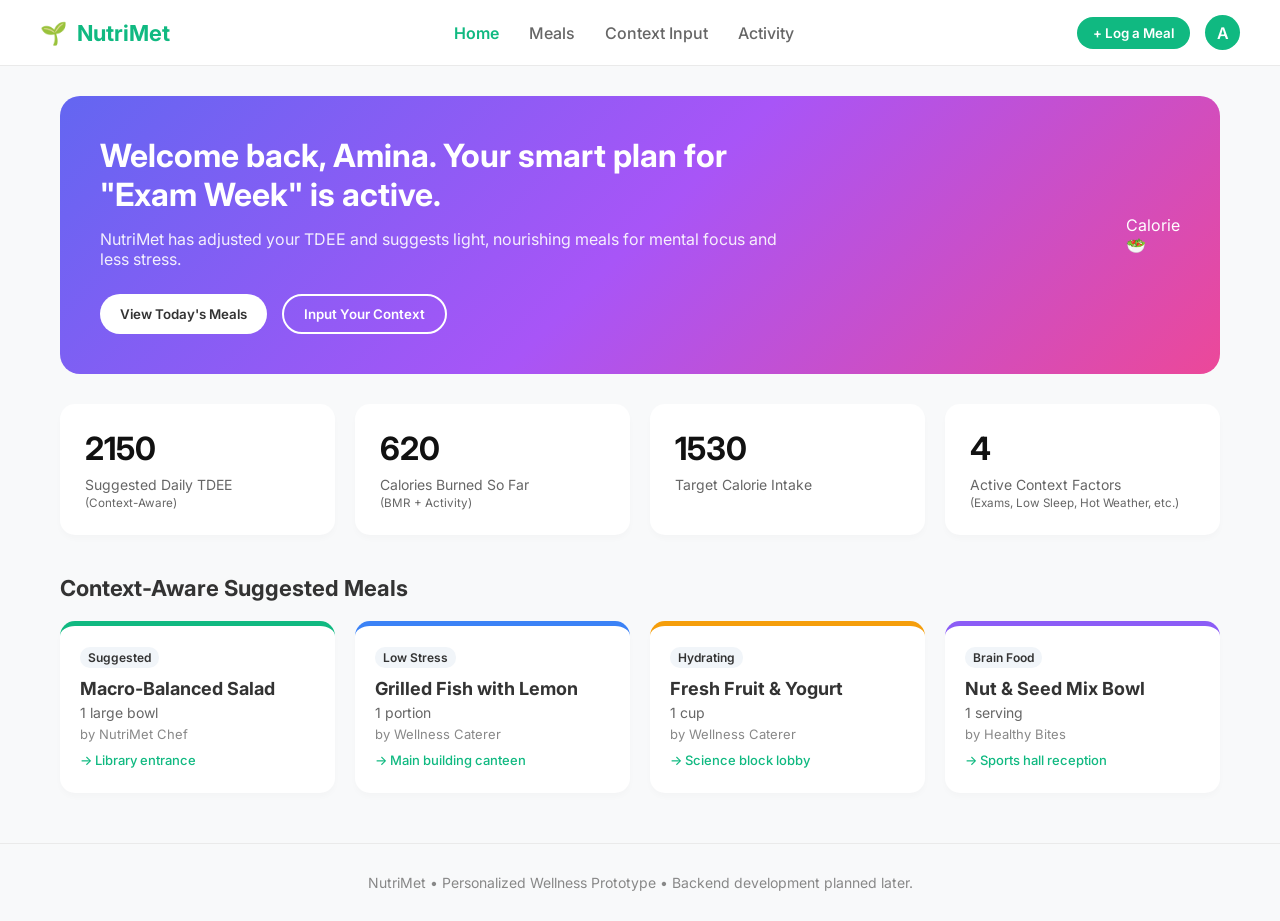
<file: Prototype/index.html>
<!DOCTYPE html>
<html lang="en">
<head>
    <meta charset="UTF-8">
    <meta name="viewport" content="width=device-width, initial-scale=1.0">
    <title>NutriMet - Context-Aware Daily Calorie & Energy Expenditure Estimator</title>
    <link href="https://fonts.googleapis.com/css2?family=Inter:wght@400;500;600;700&display=swap" rel="stylesheet">
    <link rel="stylesheet" href="styles.css">
</head>
<body>
    <!-- Top Navigation Bar -->
    <header class="navbar">
        <div class="nav-brand">
            <span class="logo-icon">🌱</span>
            <span class="logo-text">NutriMet</span>
        </div>
        <nav class="nav-links">
            <a href="index.html" class="active">Home</a>
            <a href="meals.html">Meals</a>
            <a href="context.html">Context Input</a>
            <a href="activity.html">Activity</a>
        </nav>
        <div class="nav-actions">
            <button class="btn-primary">+ Log a Meal</button>
            <div class="user-avatar">A</div>
        </div>
    </header>

    <!-- Main Container -->
    <main class="container">
        <!-- Hero Banner -->
        <section class="hero-banner">
            <div class="hero-content">
                <h1>Welcome back, Amina. Your smart plan for "Exam Week" is active.</h1>
                <p>NutriMet has adjusted your TDEE and suggests light, nourishing meals for mental focus and less stress.</p>
                <div class="hero-buttons">
                    <button class="btn-light">View Today's Meals</button>
                    <button class="btn-outline">Input Your Context</button>
                </div>
            </div>
            <div class="hero-graphic">
                <div class="calorie-ring-card">
                    <span class="ring-title">Calorie</span>
                    <div class="mock-ring">🥗</div>
                </div>
            </div>
        </section>

        <!-- Metric Cards -->
        <section class="metrics-grid">
            <div class="metric-card">
                <h3>2150</h3>
                <p>Suggested Daily TDEE <br><small>(Context-Aware)</small></p>
            </div>
            <div class="metric-card">
                <h3>620</h3>
                <p>Calories Burned So Far <br><small>(BMR + Activity)</small></p>
            </div>
            <div class="metric-card">
                <h3>1530</h3>
                <p>Target Calorie Intake</p>
            </div>
            <div class="metric-card">
                <h3>4</h3>
                <p>Active Context Factors <br><small>(Exams, Low Sleep, Hot Weather, etc.)</small></p>
            </div>
        </section>

        <!-- Suggested Meals Section -->
        <section class="section-block">
            <h2>Context-Aware Suggested Meals</h2>
            <div class="meals-grid">
                <div class="meal-card green">
                    <span class="badge">Suggested</span>
                    <h4>Macro-Balanced Salad</h4>
                    <p>1 large bowl</p>
                    <p class="meta">by NutriMet Chef</p>
                    <p class="location">→ Library entrance</p>
                </div>
                <div class="meal-card blue">
                    <span class="badge">Low Stress</span>
                    <h4>Grilled Fish with Lemon</h4>
                    <p>1 portion</p>
                    <p class="meta">by Wellness Caterer</p>
                    <p class="location">→ Main building canteen</p>
                </div>
                <div class="meal-card yellow">
                    <span class="badge">Hydrating</span>
                    <h4>Fresh Fruit & Yogurt</h4>
                    <p>1 cup</p>
                    <p class="meta">by Wellness Caterer</p>
                    <p class="location">→ Science block lobby</p>
                </div>
                <div class="meal-card purple">
                    <span class="badge">Brain Food</span>
                    <h4>Nut & Seed Mix Bowl</h4>
                    <p>1 serving</p>
                    <p class="meta">by Healthy Bites</p>
                    <p class="location">→ Sports hall reception</p>
                </div>
            </div>
        </section>
    </main>

    <!-- Footer Note -->
    <footer class="footer">
        <p>NutriMet • Personalized Wellness Prototype • Backend development planned later.</p>
    </footer>

    <script src="script.js"></script>
</body>
</html>
</file>
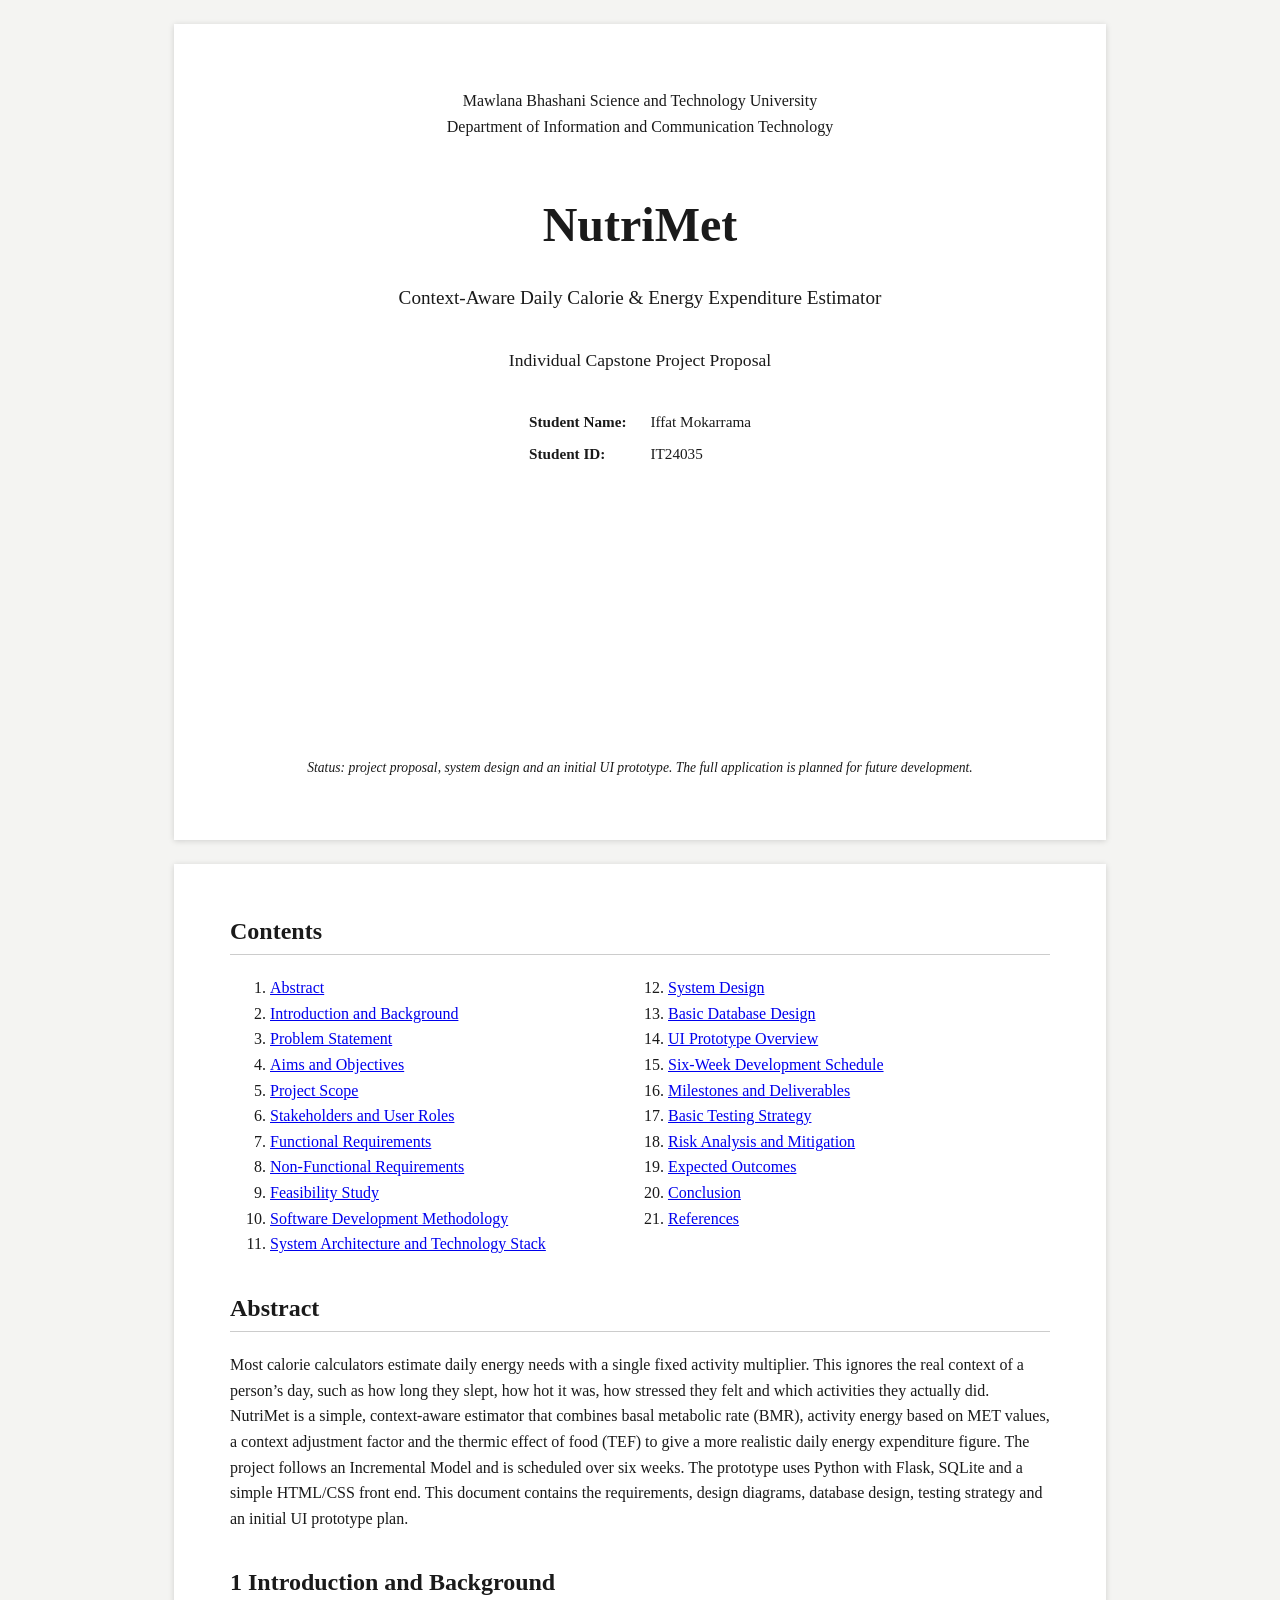
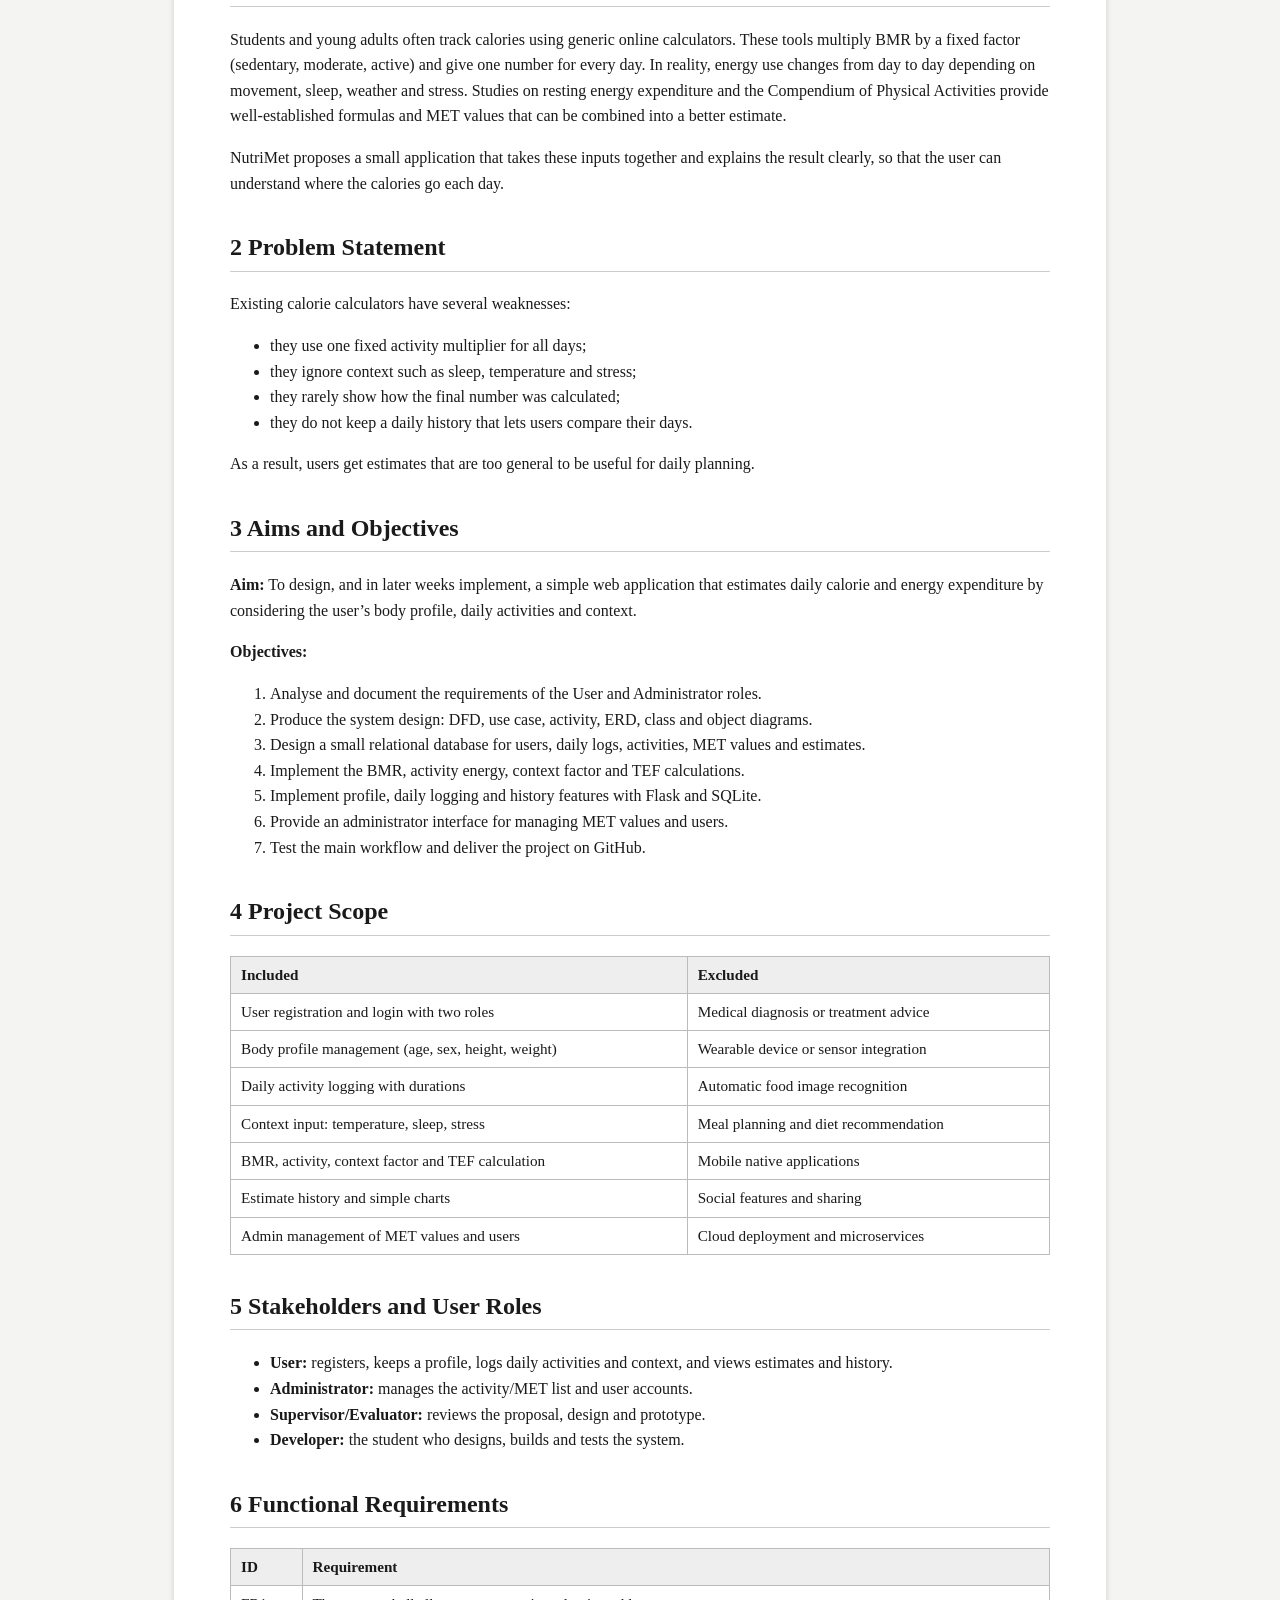
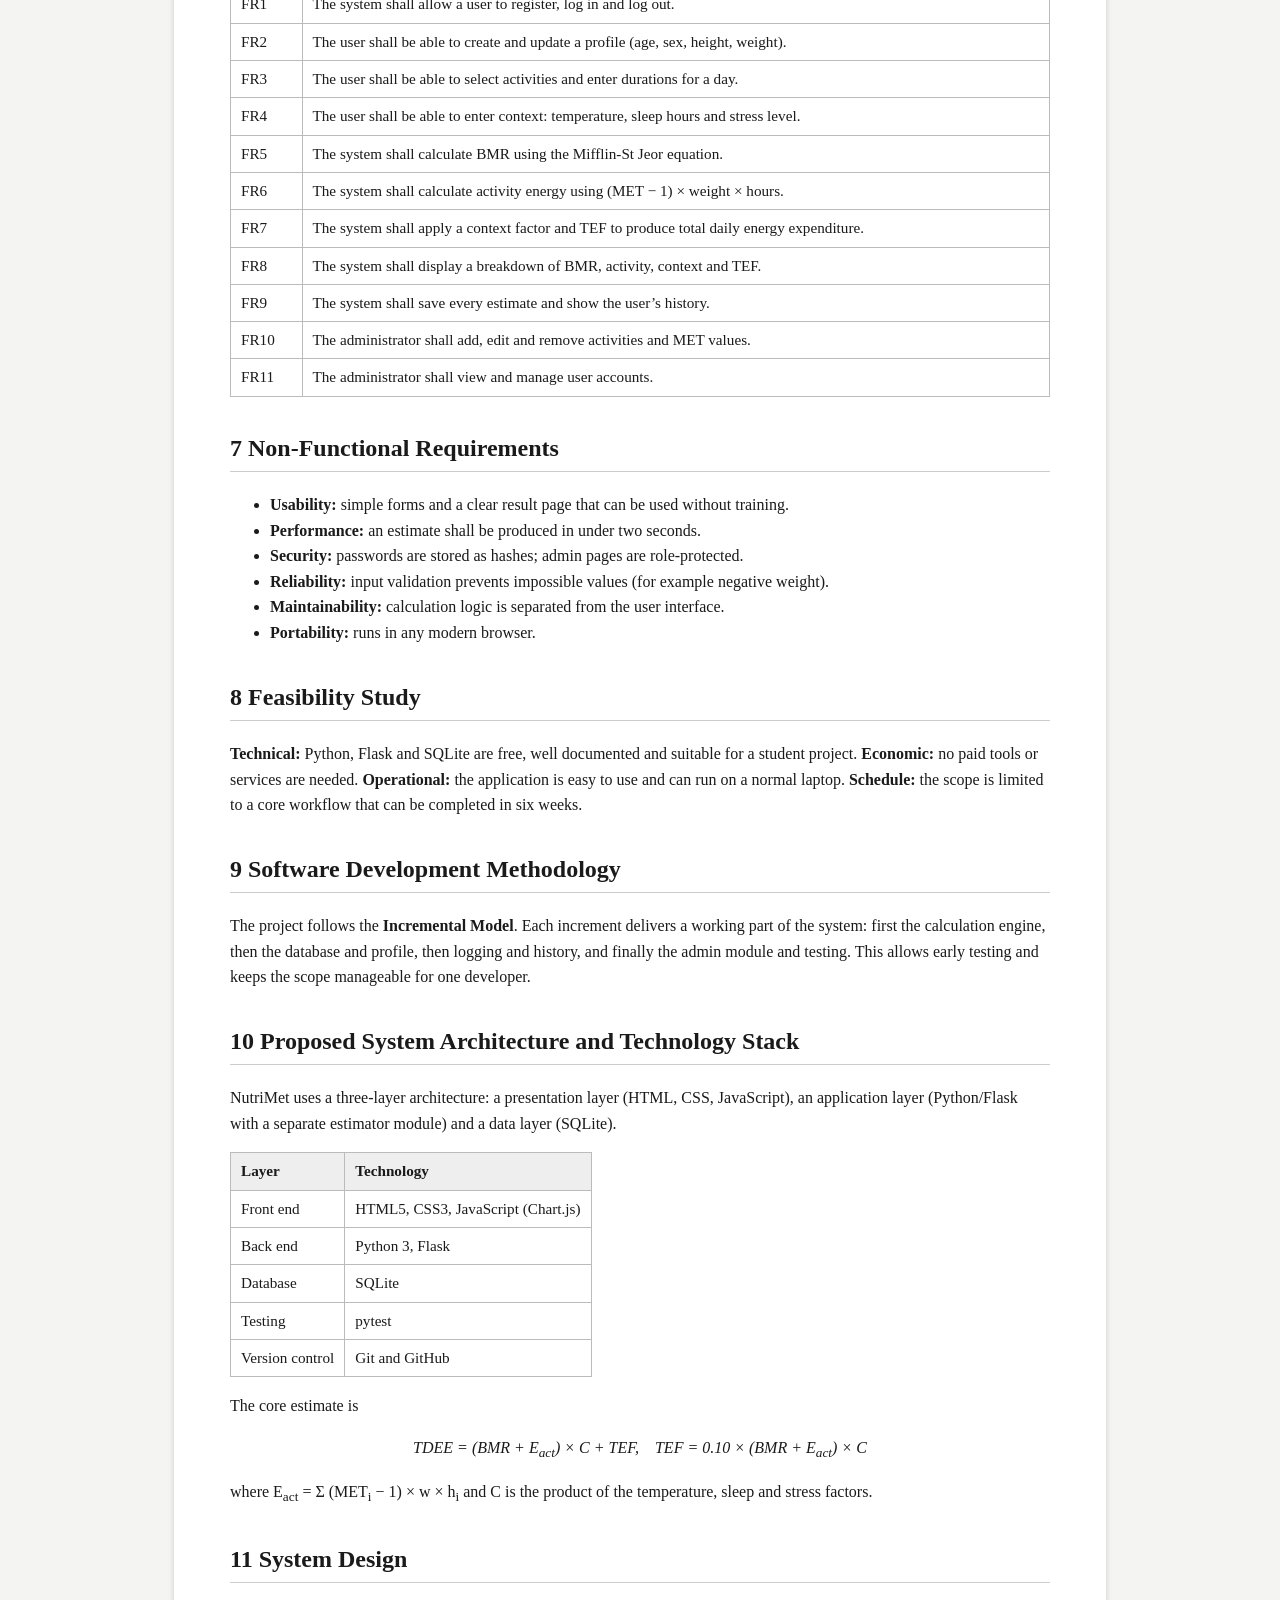
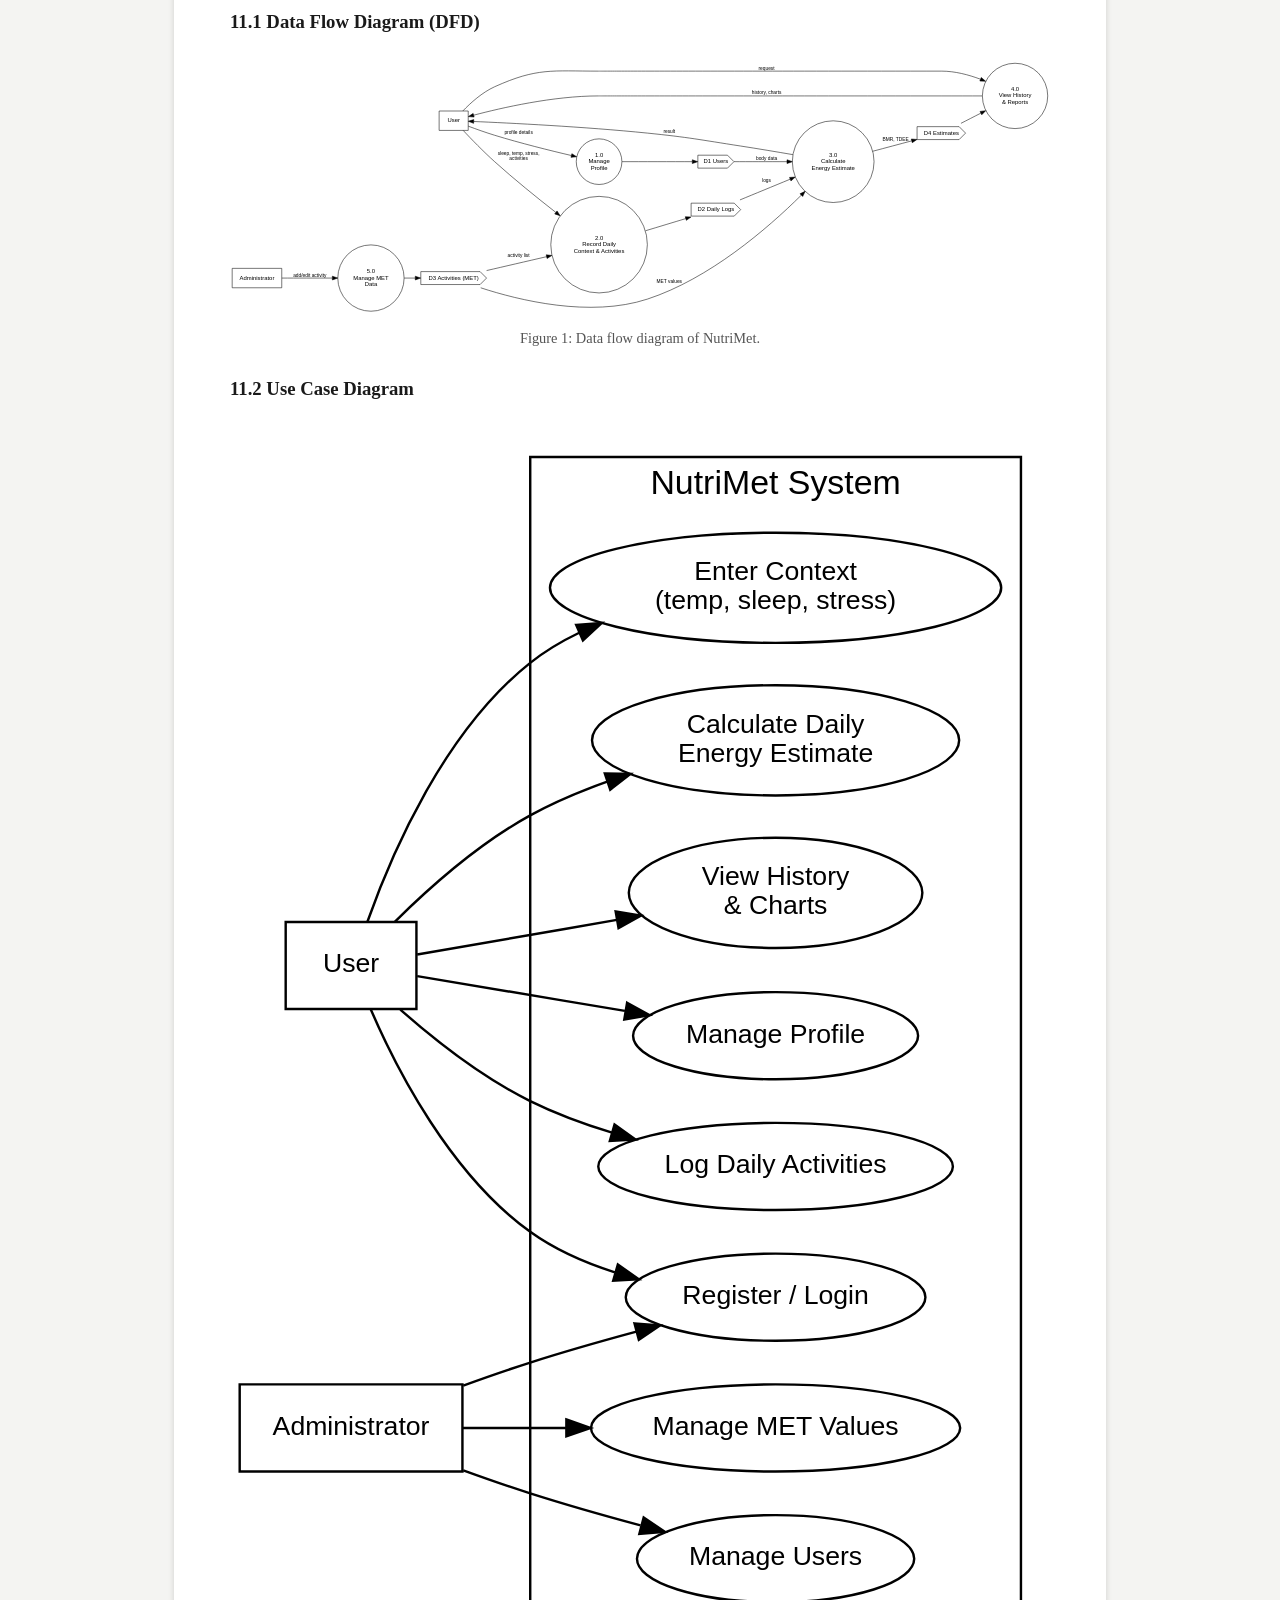
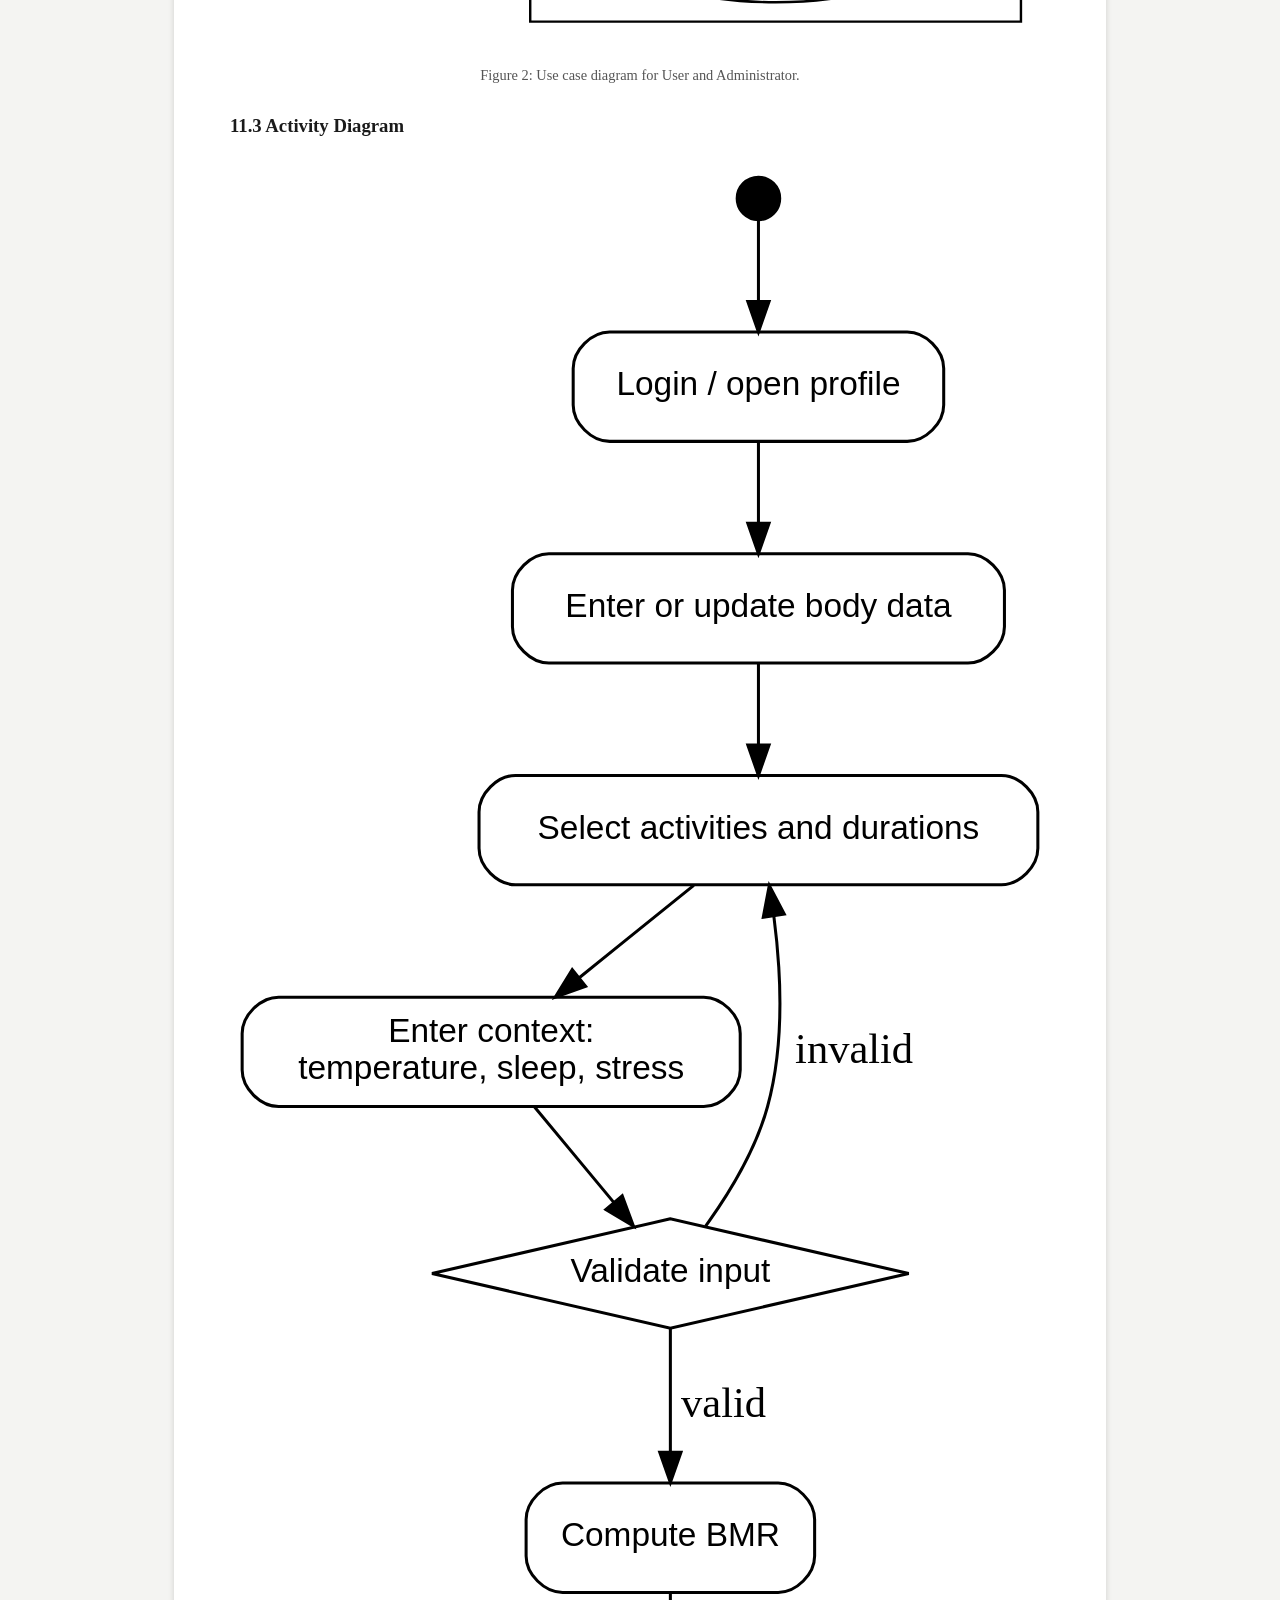
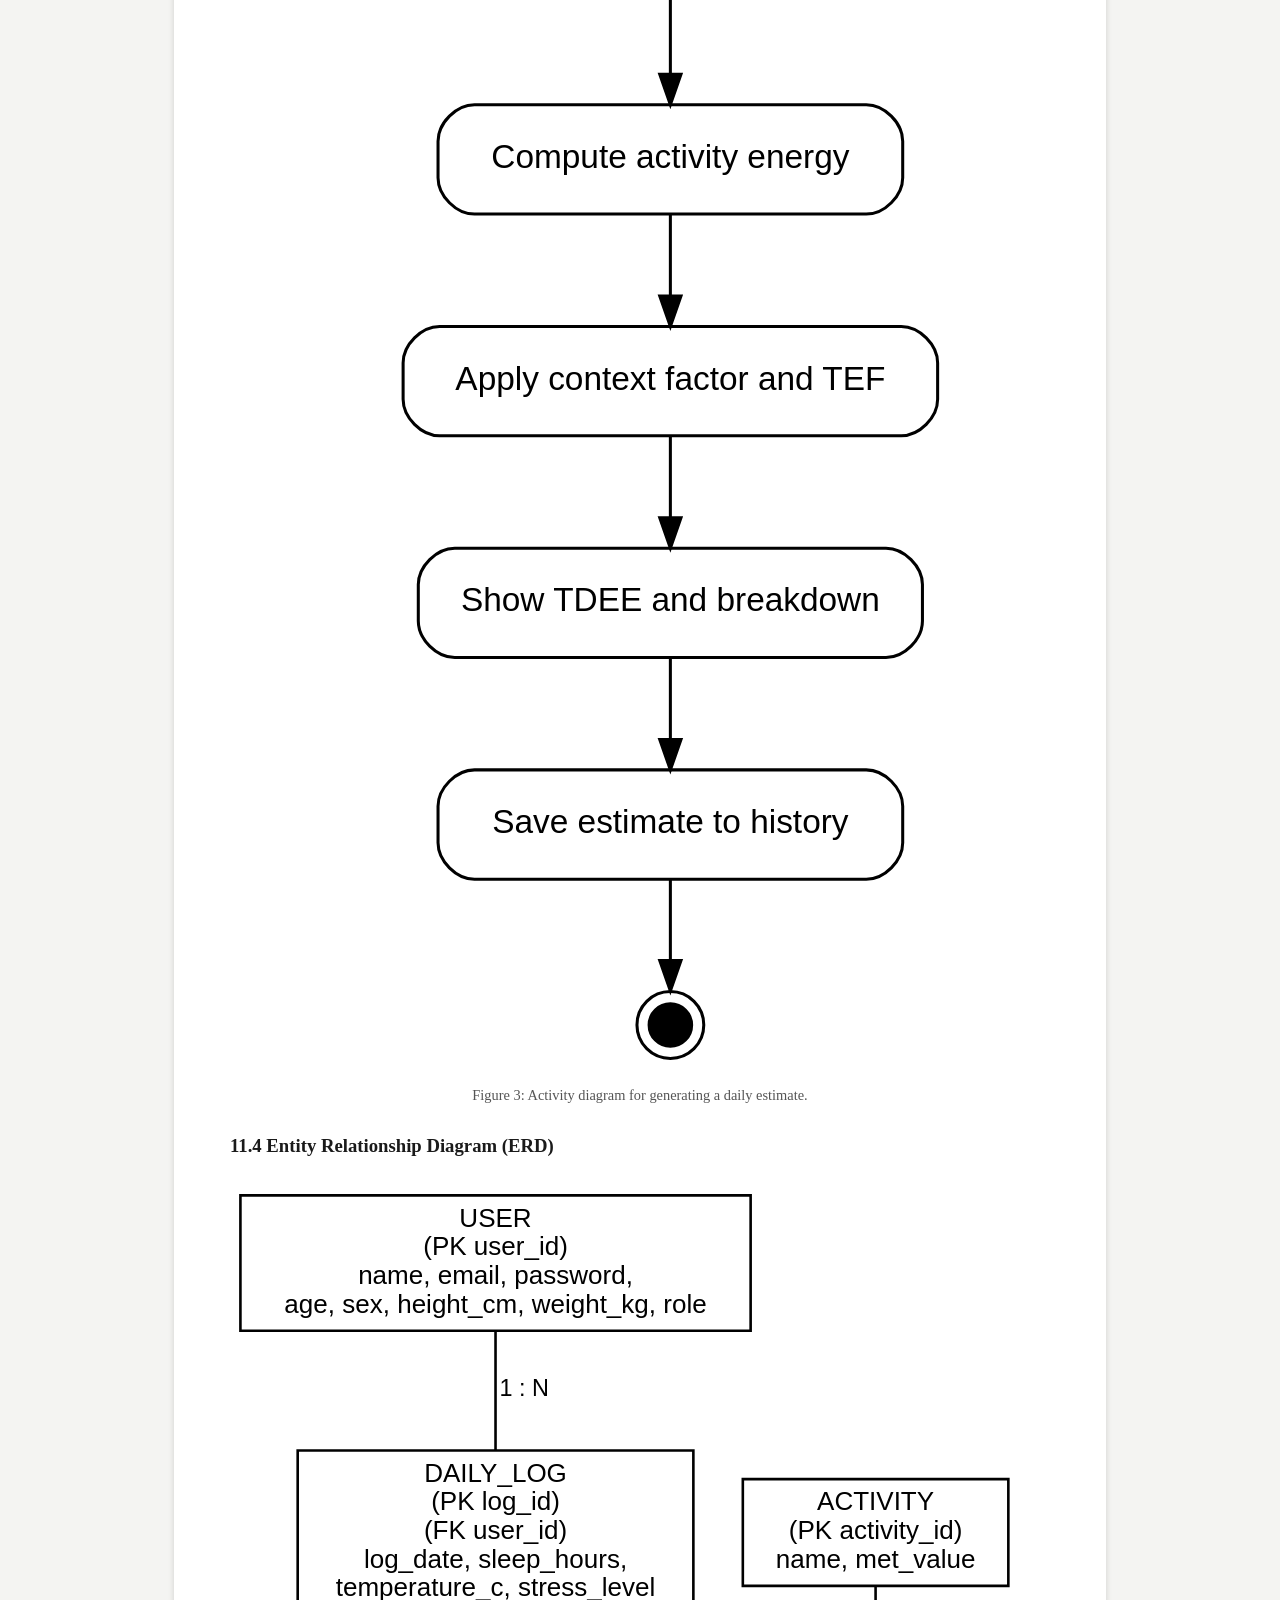
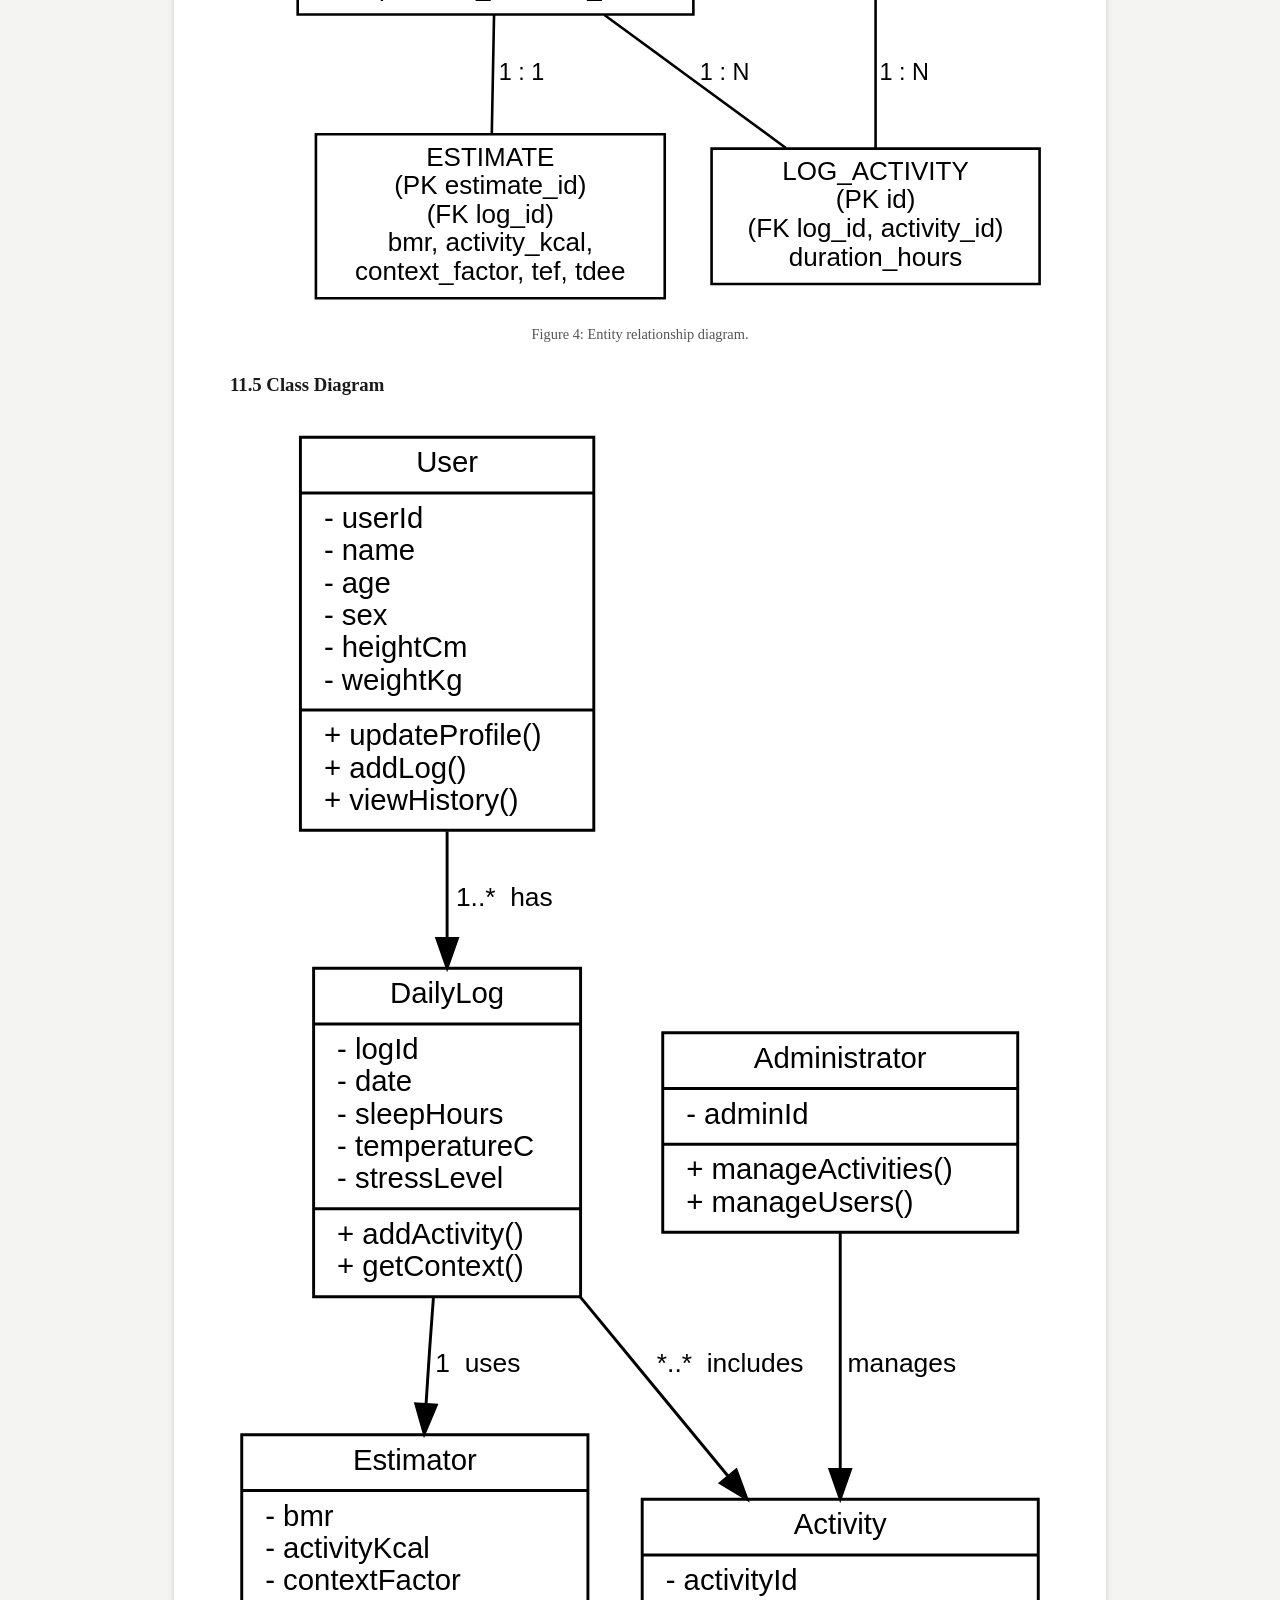
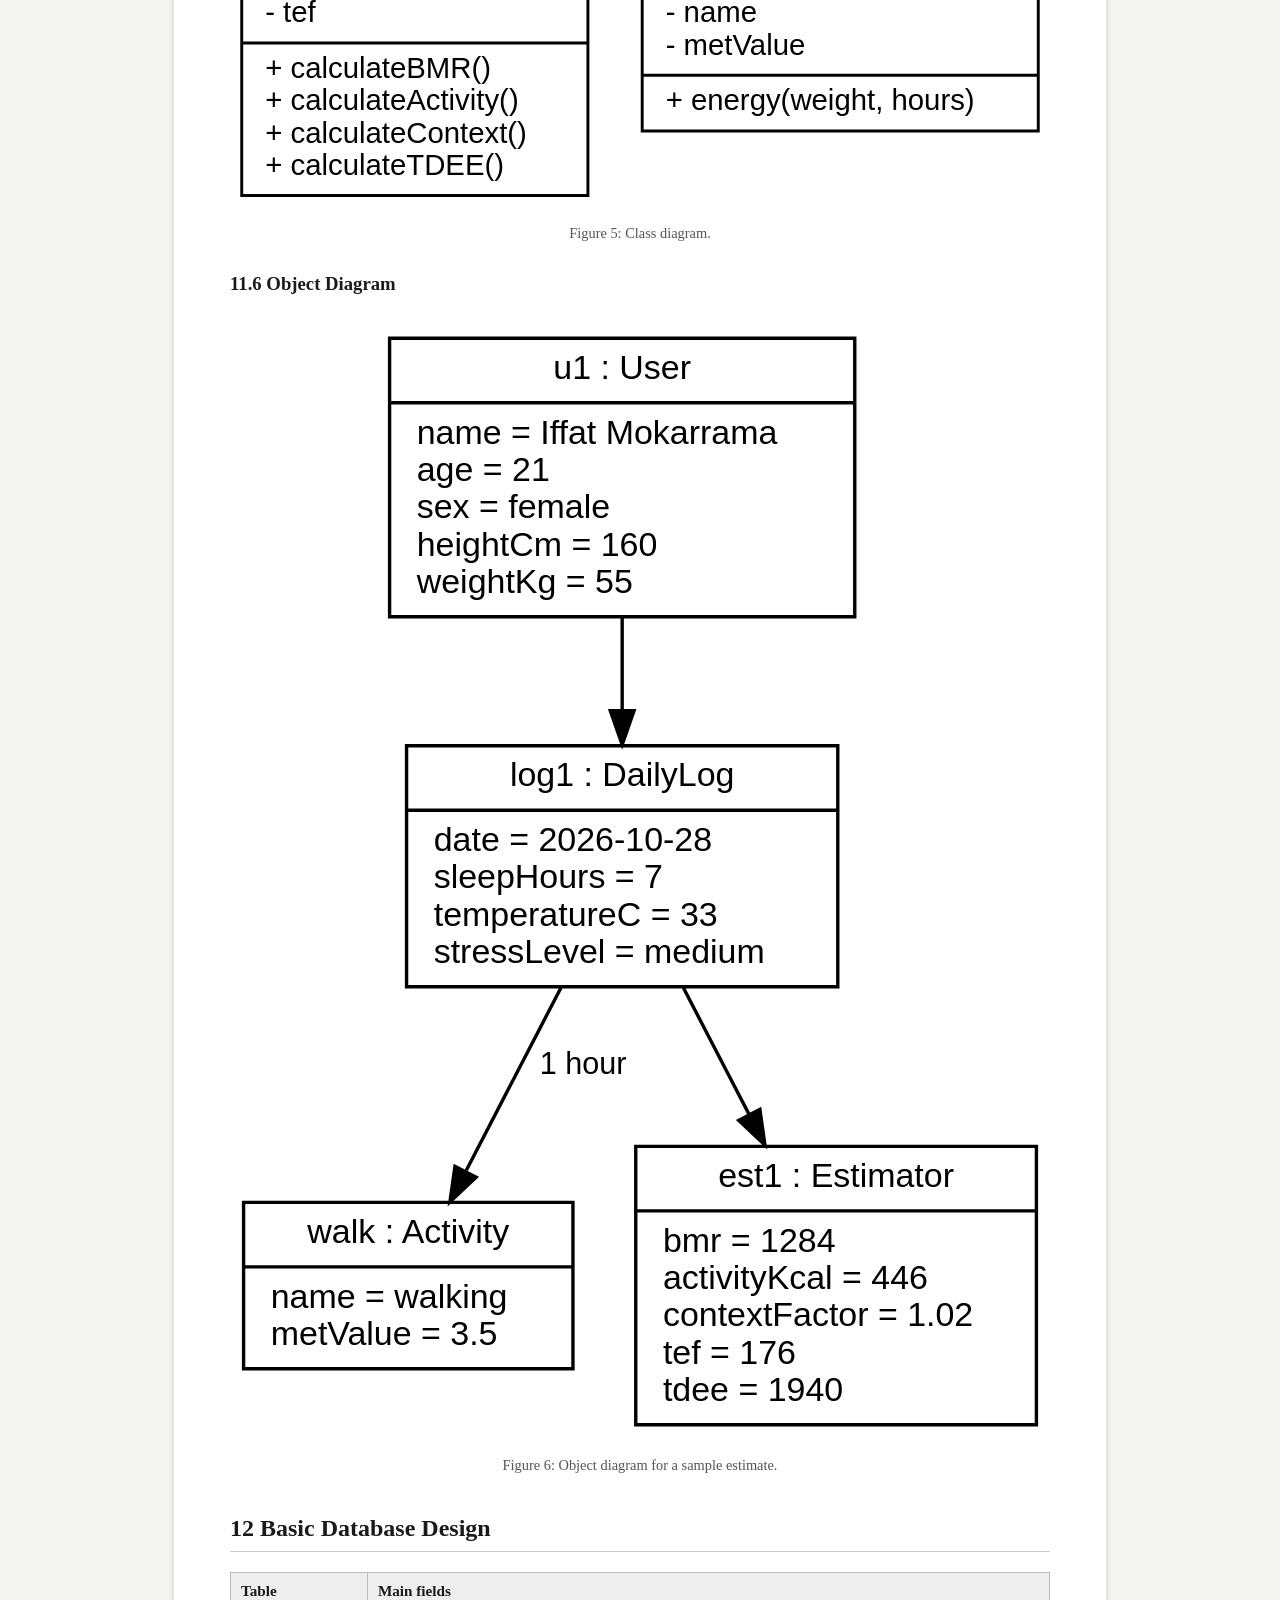
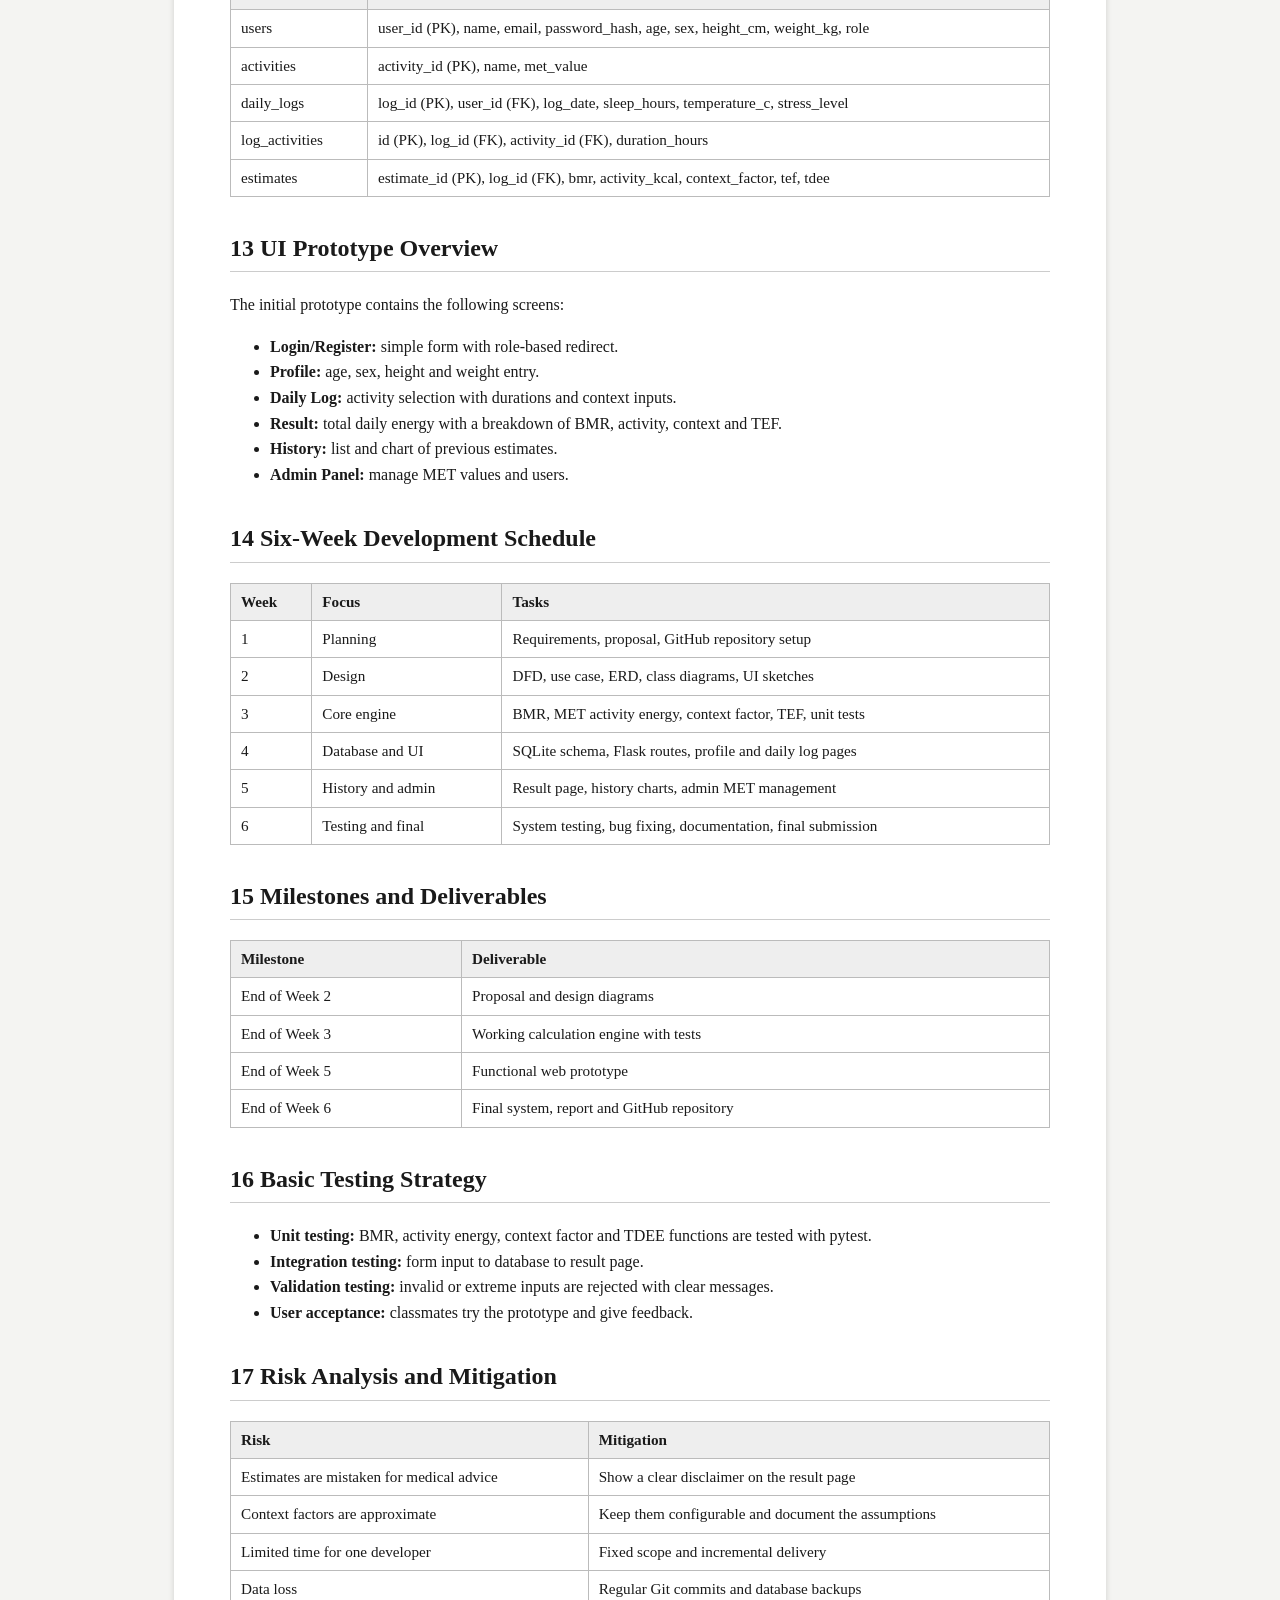
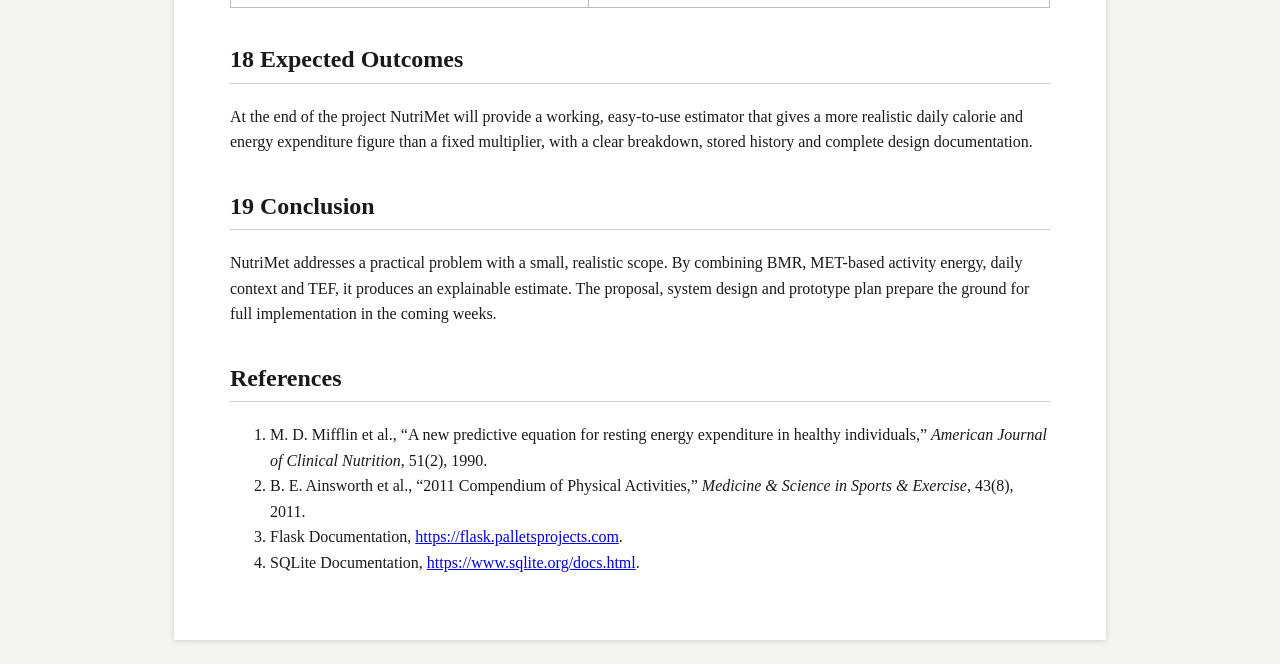
<file: Proposal/NutriMet_Proposal.html>
<!DOCTYPE html>
<html lang="en">
<head>
<meta charset="UTF-8">
<meta name="viewport" content="width=device-width, initial-scale=1">
<title>NutriMet – Capstone Project Proposal</title>
<style>
  body { font-family: Georgia, "Times New Roman", serif; line-height: 1.6; color: #1a1a1a; background: #f4f4f2; margin: 0; }
  .page { max-width: 820px; margin: 24px auto; background: #fff; padding: 48px 56px; box-shadow: 0 1px 6px rgba(0,0,0,.15); }
  .cover { text-align: center; min-height: 80vh; display: flex; flex-direction: column; justify-content: space-between; }
  .cover h1 { font-size: 3rem; margin: 3rem 0 .3rem; }
  .cover table { margin: 2rem auto; border: none; width: auto; }
  .cover td { border: none; padding: 4px 12px; text-align: left; }
  .status { font-style: italic; font-size: .85rem; }
  h2 { border-bottom: 1px solid #ccc; padding-bottom: 4px; margin-top: 2rem; }
  h3 { margin-top: 1.5rem; }
  table { border-collapse: collapse; width: 100%; margin: 1rem 0; font-size: .95rem; }
  th, td { border: 1px solid #bbb; padding: 6px 10px; text-align: left; vertical-align: top; }
  th { background: #eee; }
  figure { margin: 1.5rem 0; text-align: center; overflow-x: auto; }
  figure svg { max-width: 100%; height: auto; }
  figcaption { font-size: .9rem; color: #555; margin-top: 6px; }
  nav ol { columns: 2; }
  .formula { text-align: center; font-style: italic; margin: 1rem 0; }
  @media print { body { background: #fff; } .page { box-shadow: none; margin: 0; padding: 0; } h2 { break-after: avoid; } figure { break-inside: avoid; } }
  @media (max-width: 600px) { .page { padding: 24px 18px; } nav ol { columns: 1; } }
</style>
</head>
<body>

<div class="page cover">
  <div>
    <p>Mawlana Bhashani Science and Technology University<br>Department of Information and Communication Technology</p>
    <h1>NutriMet</h1>
    <p style="font-size:1.2rem">Context-Aware Daily Calorie &amp; Energy Expenditure Estimator</p>
    <p style="font-size:1.1rem;margin-top:2rem">Individual Capstone Project Proposal</p>
    <table>
      <tr><td><strong>Student Name:</strong></td><td>Iffat Mokarrama</td></tr>
      <tr><td><strong>Student ID:</strong></td><td>IT24035</td></tr>
    </table>
  </div>
  <p class="status">Status: project proposal, system design and an initial UI prototype. The full application is planned for future development.</p>
</div>

<div class="page">
<nav>
<h2 style="margin-top:0">Contents</h2>
<ol>
  <li><a href="#abstract">Abstract</a></li>
  <li><a href="#s1">Introduction and Background</a></li>
  <li><a href="#s2">Problem Statement</a></li>
  <li><a href="#s3">Aims and Objectives</a></li>
  <li><a href="#s4">Project Scope</a></li>
  <li><a href="#s5">Stakeholders and User Roles</a></li>
  <li><a href="#s6">Functional Requirements</a></li>
  <li><a href="#s7">Non-Functional Requirements</a></li>
  <li><a href="#s8">Feasibility Study</a></li>
  <li><a href="#s9">Software Development Methodology</a></li>
  <li><a href="#s10">System Architecture and Technology Stack</a></li>
  <li><a href="#s11">System Design</a></li>
  <li><a href="#s12">Basic Database Design</a></li>
  <li><a href="#s13">UI Prototype Overview</a></li>
  <li><a href="#s14">Six-Week Development Schedule</a></li>
  <li><a href="#s15">Milestones and Deliverables</a></li>
  <li><a href="#s16">Basic Testing Strategy</a></li>
  <li><a href="#s17">Risk Analysis and Mitigation</a></li>
  <li><a href="#s18">Expected Outcomes</a></li>
  <li><a href="#s19">Conclusion</a></li>
  <li><a href="#refs">References</a></li>
</ol>
</nav>

<h2 id="abstract">Abstract</h2>
<p>Most calorie calculators estimate daily energy needs with a single fixed activity multiplier. This ignores the real context of a person’s day, such as how long they slept, how hot it was, how stressed they felt and which activities they actually did. NutriMet is a simple, context-aware estimator that combines basal metabolic rate (BMR), activity energy based on MET values, a context adjustment factor and the thermic effect of food (TEF) to give a more realistic daily energy expenditure figure. The project follows an Incremental Model and is scheduled over six weeks. The prototype uses Python with Flask, SQLite and a simple HTML/CSS front end. This document contains the requirements, design diagrams, database design, testing strategy and an initial UI prototype plan.</p>

<h2 id="s1">1 Introduction and Background</h2>
<p>Students and young adults often track calories using generic online calculators. These tools multiply BMR by a fixed factor (sedentary, moderate, active) and give one number for every day. In reality, energy use changes from day to day depending on movement, sleep, weather and stress. Studies on resting energy expenditure and the Compendium of Physical Activities provide well-established formulas and MET values that can be combined into a better estimate.</p>
<p>NutriMet proposes a small application that takes these inputs together and explains the result clearly, so that the user can understand where the calories go each day.</p>

<h2 id="s2">2 Problem Statement</h2>
<p>Existing calorie calculators have several weaknesses:</p>
<ul>
  <li>they use one fixed activity multiplier for all days;</li>
  <li>they ignore context such as sleep, temperature and stress;</li>
  <li>they rarely show how the final number was calculated;</li>
  <li>they do not keep a daily history that lets users compare their days.</li>
</ul>
<p>As a result, users get estimates that are too general to be useful for daily planning.</p>

<h2 id="s3">3 Aims and Objectives</h2>
<p><strong>Aim:</strong> To design, and in later weeks implement, a simple web application that estimates daily calorie and energy expenditure by considering the user’s body profile, daily activities and context.</p>
<p><strong>Objectives:</strong></p>
<ol>
  <li>Analyse and document the requirements of the User and Administrator roles.</li>
  <li>Produce the system design: DFD, use case, activity, ERD, class and object diagrams.</li>
  <li>Design a small relational database for users, daily logs, activities, MET values and estimates.</li>
  <li>Implement the BMR, activity energy, context factor and TEF calculations.</li>
  <li>Implement profile, daily logging and history features with Flask and SQLite.</li>
  <li>Provide an administrator interface for managing MET values and users.</li>
  <li>Test the main workflow and deliver the project on GitHub.</li>
</ol>

<h2 id="s4">4 Project Scope</h2>
<table>
  <tr><th>Included</th><th>Excluded</th></tr>
  <tr><td>User registration and login with two roles</td><td>Medical diagnosis or treatment advice</td></tr>
  <tr><td>Body profile management (age, sex, height, weight)</td><td>Wearable device or sensor integration</td></tr>
  <tr><td>Daily activity logging with durations</td><td>Automatic food image recognition</td></tr>
  <tr><td>Context input: temperature, sleep, stress</td><td>Meal planning and diet recommendation</td></tr>
  <tr><td>BMR, activity, context factor and TEF calculation</td><td>Mobile native applications</td></tr>
  <tr><td>Estimate history and simple charts</td><td>Social features and sharing</td></tr>
  <tr><td>Admin management of MET values and users</td><td>Cloud deployment and microservices</td></tr>
</table>

<h2 id="s5">5 Stakeholders and User Roles</h2>
<ul>
  <li><strong>User:</strong> registers, keeps a profile, logs daily activities and context, and views estimates and history.</li>
  <li><strong>Administrator:</strong> manages the activity/MET list and user accounts.</li>
  <li><strong>Supervisor/Evaluator:</strong> reviews the proposal, design and prototype.</li>
  <li><strong>Developer:</strong> the student who designs, builds and tests the system.</li>
</ul>

<h2 id="s6">6 Functional Requirements</h2>
<table>
  <tr><th>ID</th><th>Requirement</th></tr>
  <tr><td>FR1</td><td>The system shall allow a user to register, log in and log out.</td></tr>
  <tr><td>FR2</td><td>The user shall be able to create and update a profile (age, sex, height, weight).</td></tr>
  <tr><td>FR3</td><td>The user shall be able to select activities and enter durations for a day.</td></tr>
  <tr><td>FR4</td><td>The user shall be able to enter context: temperature, sleep hours and stress level.</td></tr>
  <tr><td>FR5</td><td>The system shall calculate BMR using the Mifflin-St Jeor equation.</td></tr>
  <tr><td>FR6</td><td>The system shall calculate activity energy using (MET − 1) × weight × hours.</td></tr>
  <tr><td>FR7</td><td>The system shall apply a context factor and TEF to produce total daily energy expenditure.</td></tr>
  <tr><td>FR8</td><td>The system shall display a breakdown of BMR, activity, context and TEF.</td></tr>
  <tr><td>FR9</td><td>The system shall save every estimate and show the user’s history.</td></tr>
  <tr><td>FR10</td><td>The administrator shall add, edit and remove activities and MET values.</td></tr>
  <tr><td>FR11</td><td>The administrator shall view and manage user accounts.</td></tr>
</table>

<h2 id="s7">7 Non-Functional Requirements</h2>
<ul>
  <li><strong>Usability:</strong> simple forms and a clear result page that can be used without training.</li>
  <li><strong>Performance:</strong> an estimate shall be produced in under two seconds.</li>
  <li><strong>Security:</strong> passwords are stored as hashes; admin pages are role-protected.</li>
  <li><strong>Reliability:</strong> input validation prevents impossible values (for example negative weight).</li>
  <li><strong>Maintainability:</strong> calculation logic is separated from the user interface.</li>
  <li><strong>Portability:</strong> runs in any modern browser.</li>
</ul>

<h2 id="s8">8 Feasibility Study</h2>
<p><strong>Technical:</strong> Python, Flask and SQLite are free, well documented and suitable for a student project. <strong>Economic:</strong> no paid tools or services are needed. <strong>Operational:</strong> the application is easy to use and can run on a normal laptop. <strong>Schedule:</strong> the scope is limited to a core workflow that can be completed in six weeks.</p>

<h2 id="s9">9 Software Development Methodology</h2>
<p>The project follows the <strong>Incremental Model</strong>. Each increment delivers a working part of the system: first the calculation engine, then the database and profile, then logging and history, and finally the admin module and testing. This allows early testing and keeps the scope manageable for one developer.</p>

<h2 id="s10">10 Proposed System Architecture and Technology Stack</h2>
<p>NutriMet uses a three-layer architecture: a presentation layer (HTML, CSS, JavaScript), an application layer (Python/Flask with a separate estimator module) and a data layer (SQLite).</p>
<table style="width:auto">
  <tr><th>Layer</th><th>Technology</th></tr>
  <tr><td>Front end</td><td>HTML5, CSS3, JavaScript (Chart.js)</td></tr>
  <tr><td>Back end</td><td>Python 3, Flask</td></tr>
  <tr><td>Database</td><td>SQLite</td></tr>
  <tr><td>Testing</td><td>pytest</td></tr>
  <tr><td>Version control</td><td>Git and GitHub</td></tr>
</table>
<p>The core estimate is</p>
<p class="formula">TDEE = (BMR + E<sub>act</sub>) × C + TEF, &nbsp;&nbsp; TEF = 0.10 × (BMR + E<sub>act</sub>) × C</p>
<p>where E<sub>act</sub> = Σ (MET<sub>i</sub> − 1) × w × h<sub>i</sub> and C is the product of the temperature, sleep and stress factors.</p>

<h2 id="s11">11 System Design</h2>
<h3>11.1 Data Flow Diagram (DFD)</h3>
<figure><svg
 viewBox="0.00 0.00 1521.58 468.33" xmlns="http://www.w3.org/2000/svg" xmlns:xlink="http://www.w3.org/1999/xlink">
<g id="graph0" class="graph" transform="scale(1 1) rotate(0) translate(4 464.33)">
<title>G</title>
<polygon fill="white" stroke="transparent" points="-4,4 -4,-464.33 1517.58,-464.33 1517.58,4 -4,4"/>
<!-- U -->
<g id="node1" class="node">
<title>U</title>
<polygon fill="none" stroke="black" points="438.04,-371.52 384.04,-371.52 384.04,-335.52 438.04,-335.52 438.04,-371.52"/>
<text text-anchor="middle" x="411.04" y="-350.72" font-family="Helvetica,sans-Serif" font-size="11.00">User</text>
</g>
<!-- P1 -->
<g id="node3" class="node">
<title>P1</title>
<ellipse fill="none" stroke="black" cx="680.84" cy="-277.52" rx="42.35" ry="42.35"/>
<text text-anchor="middle" x="680.84" y="-286.72" font-family="Helvetica,sans-Serif" font-size="11.00">1.0</text>
<text text-anchor="middle" x="680.84" y="-274.72" font-family="Helvetica,sans-Serif" font-size="11.00">Manage</text>
<text text-anchor="middle" x="680.84" y="-262.72" font-family="Helvetica,sans-Serif" font-size="11.00">Profile</text>
</g>
<!-- U&#45;&gt;P1 -->
<g id="edge1" class="edge">
<title>U&#45;&gt;P1</title>
<path fill="none" stroke="black" d="M438.21,-343.39C452.52,-338.04 470.63,-331.54 487.04,-326.52 534.88,-311.86 590.33,-298.1 629.45,-288.92"/>
<polygon fill="black" stroke="black" points="630.33,-292.3 639.27,-286.62 628.74,-285.49 630.33,-292.3"/>
<text text-anchor="middle" x="531.54" y="-329.32" font-family="Helvetica,sans-Serif" font-size="9.00">profile details</text>
</g>
<!-- P2 -->
<g id="node4" class="node">
<title>P2</title>
<ellipse fill="none" stroke="black" cx="680.84" cy="-123.52" rx="89.61" ry="89.61"/>
<text text-anchor="middle" x="680.84" y="-132.72" font-family="Helvetica,sans-Serif" font-size="11.00">2.0</text>
<text text-anchor="middle" x="680.84" y="-120.72" font-family="Helvetica,sans-Serif" font-size="11.00">Record Daily</text>
<text text-anchor="middle" x="680.84" y="-108.72" font-family="Helvetica,sans-Serif" font-size="11.00">Context &amp; Activities</text>
</g>
<!-- U&#45;&gt;P2 -->
<g id="edge3" class="edge">
<title>U&#45;&gt;P2</title>
<path fill="none" stroke="black" d="M428.75,-335.42C443.58,-319.63 466.1,-296.37 487.04,-277.52 523.15,-245.01 565.11,-211.07 600.64,-183.36"/>
<polygon fill="black" stroke="black" points="602.84,-186.08 608.59,-177.18 598.55,-180.56 602.84,-186.08"/>
<text text-anchor="middle" x="531.54" y="-290.32" font-family="Helvetica,sans-Serif" font-size="9.00">sleep, temp, stress,</text>
<text text-anchor="middle" x="531.54" y="-280.32" font-family="Helvetica,sans-Serif" font-size="9.00">activities</text>
</g>
<!-- P4 -->
<g id="node6" class="node">
<title>P4</title>
<ellipse fill="none" stroke="black" cx="1452.77" cy="-399.52" rx="60.62" ry="60.62"/>
<text text-anchor="middle" x="1452.77" y="-408.72" font-family="Helvetica,sans-Serif" font-size="11.00">4.0</text>
<text text-anchor="middle" x="1452.77" y="-396.72" font-family="Helvetica,sans-Serif" font-size="11.00">View History</text>
<text text-anchor="middle" x="1452.77" y="-384.72" font-family="Helvetica,sans-Serif" font-size="11.00">&amp; Reports</text>
</g>
<!-- U&#45;&gt;P4 -->
<g id="edge11" class="edge">
<title>U&#45;&gt;P4</title>
<path fill="none" stroke="black" d="M428.01,-371.58C442.03,-386.2 463.79,-406.02 487.04,-416.52 566.02,-452.17 593.19,-445.52 679.84,-445.52 679.84,-445.52 679.84,-445.52 1316.96,-445.52 1341.09,-445.52 1366.41,-438.84 1388.5,-430.57"/>
<polygon fill="black" stroke="black" points="1390.05,-433.72 1398.09,-426.81 1387.5,-427.2 1390.05,-433.72"/>
<text text-anchor="middle" x="991.64" y="-448.32" font-family="Helvetica,sans-Serif" font-size="9.00">request</text>
</g>
<!-- A -->
<g id="node2" class="node">
<title>A</title>
<polygon fill="none" stroke="black" points="92,-79.52 0,-79.52 0,-43.52 92,-43.52 92,-79.52"/>
<text text-anchor="middle" x="46" y="-58.72" font-family="Helvetica,sans-Serif" font-size="11.00">Administrator</text>
</g>
<!-- P5 -->
<g id="node7" class="node">
<title>P5</title>
<ellipse fill="none" stroke="black" cx="257.52" cy="-61.52" rx="61.54" ry="61.54"/>
<text text-anchor="middle" x="257.52" y="-70.72" font-family="Helvetica,sans-Serif" font-size="11.00">5.0</text>
<text text-anchor="middle" x="257.52" y="-58.72" font-family="Helvetica,sans-Serif" font-size="11.00">Manage MET</text>
<text text-anchor="middle" x="257.52" y="-46.72" font-family="Helvetica,sans-Serif" font-size="11.00">Data</text>
</g>
<!-- A&#45;&gt;P5 -->
<g id="edge14" class="edge">
<title>A&#45;&gt;P5</title>
<path fill="none" stroke="black" d="M92.2,-61.52C119.44,-61.52 154.72,-61.52 185.6,-61.52"/>
<polygon fill="black" stroke="black" points="185.89,-65.02 195.89,-61.52 185.89,-58.02 185.89,-65.02"/>
<text text-anchor="middle" x="144" y="-64.32" font-family="Helvetica,sans-Serif" font-size="9.00">add/edit activity</text>
</g>
<!-- D1 -->
<g id="node8" class="node">
<title>D1</title>
<polygon fill="none" stroke="black" points="919.14,-289.52 864.14,-289.52 864.14,-265.52 919.14,-265.52 931.14,-277.52 919.14,-289.52"/>
<text text-anchor="middle" x="897.64" y="-274.72" font-family="Helvetica,sans-Serif" font-size="11.00">D1 Users</text>
</g>
<!-- P1&#45;&gt;D1 -->
<g id="edge2" class="edge">
<title>P1&#45;&gt;D1</title>
<path fill="none" stroke="black" d="M723.51,-277.52C760.98,-277.52 815.79,-277.52 853.66,-277.52"/>
<polygon fill="black" stroke="black" points="853.86,-281.02 863.86,-277.52 853.86,-274.02 853.86,-281.02"/>
</g>
<!-- D2 -->
<g id="node9" class="node">
<title>D2</title>
<polygon fill="none" stroke="black" points="931.64,-200.52 851.64,-200.52 851.64,-176.52 931.64,-176.52 943.64,-188.52 931.64,-200.52"/>
<text text-anchor="middle" x="897.64" y="-185.72" font-family="Helvetica,sans-Serif" font-size="11.00">D2 Daily Logs</text>
</g>
<!-- P2&#45;&gt;D2 -->
<g id="edge4" class="edge">
<title>P2&#45;&gt;D2</title>
<path fill="none" stroke="black" d="M767.04,-149.3C792.14,-156.9 818.93,-165 841.61,-171.86"/>
<polygon fill="black" stroke="black" points="840.79,-175.28 851.38,-174.82 842.82,-168.58 840.79,-175.28"/>
</g>
<!-- P3 -->
<g id="node5" class="node">
<title>P3</title>
<ellipse fill="none" stroke="black" cx="1115.3" cy="-277.52" rx="75.82" ry="75.82"/>
<text text-anchor="middle" x="1115.3" y="-286.72" font-family="Helvetica,sans-Serif" font-size="11.00">3.0</text>
<text text-anchor="middle" x="1115.3" y="-274.72" font-family="Helvetica,sans-Serif" font-size="11.00">Calculate</text>
<text text-anchor="middle" x="1115.3" y="-262.72" font-family="Helvetica,sans-Serif" font-size="11.00">Energy Estimate</text>
</g>
<!-- P3&#45;&gt;U -->
<g id="edge10" class="edge">
<title>P3&#45;&gt;U</title>
<path fill="none" stroke="black" d="M1040.46,-290.57C1010.45,-295.74 975.42,-301.61 943.64,-306.52 866.92,-318.36 847.87,-322.7 770.64,-330.52 653.05,-342.43 513.11,-349.31 448.3,-352.08"/>
<polygon fill="black" stroke="black" points="448.03,-348.59 438.19,-352.5 448.33,-355.58 448.03,-348.59"/>
<text text-anchor="middle" x="811.14" y="-331.32" font-family="Helvetica,sans-Serif" font-size="9.00">result</text>
</g>
<!-- D4 -->
<g id="node11" class="node">
<title>D4</title>
<polygon fill="none" stroke="black" points="1348.96,-342.52 1270.96,-342.52 1270.96,-318.52 1348.96,-318.52 1360.96,-330.52 1348.96,-342.52"/>
<text text-anchor="middle" x="1315.96" y="-327.72" font-family="Helvetica,sans-Serif" font-size="11.00">D4 Estimates</text>
</g>
<!-- P3&#45;&gt;D4 -->
<g id="edge9" class="edge">
<title>P3&#45;&gt;D4</title>
<path fill="none" stroke="black" d="M1188.59,-296.8C1212.44,-303.17 1238.56,-310.13 1260.82,-316.07"/>
<polygon fill="black" stroke="black" points="1260.19,-319.53 1270.76,-318.73 1262,-312.77 1260.19,-319.53"/>
<text text-anchor="middle" x="1230.96" y="-315.32" font-family="Helvetica,sans-Serif" font-size="9.00">BMR, TDEE</text>
</g>
<!-- P4&#45;&gt;U -->
<g id="edge13" class="edge">
<title>P4&#45;&gt;U</title>
<path fill="none" stroke="black" d="M1391.71,-399.52C1368.37,-399.52 1341.42,-399.52 1316.96,-399.52 679.84,-399.52 679.84,-399.52 679.84,-399.52 595.98,-399.52 499.47,-377.34 448.3,-363.78"/>
<polygon fill="black" stroke="black" points="448.95,-360.34 438.39,-361.11 447.13,-367.09 448.95,-360.34"/>
<text text-anchor="middle" x="991.64" y="-402.32" font-family="Helvetica,sans-Serif" font-size="9.00">history, charts</text>
</g>
<!-- D3 -->
<g id="node10" class="node">
<title>D3</title>
<polygon fill="none" stroke="black" points="460.04,-73.52 350.04,-73.52 350.04,-49.52 460.04,-49.52 472.04,-61.52 460.04,-73.52"/>
<text text-anchor="middle" x="411.04" y="-58.72" font-family="Helvetica,sans-Serif" font-size="11.00">D3 Activities (MET)</text>
</g>
<!-- P5&#45;&gt;D3 -->
<g id="edge15" class="edge">
<title>P5&#45;&gt;D3</title>
<path fill="none" stroke="black" d="M319.27,-61.52C325.87,-61.52 332.61,-61.52 339.31,-61.52"/>
<polygon fill="black" stroke="black" points="339.76,-65.02 349.76,-61.52 339.76,-58.02 339.76,-65.02"/>
</g>
<!-- D1&#45;&gt;P3 -->
<g id="edge6" class="edge">
<title>D1&#45;&gt;P3</title>
<path fill="none" stroke="black" d="M931.4,-277.52C957.46,-277.52 995.13,-277.52 1029.53,-277.52"/>
<polygon fill="black" stroke="black" points="1029.6,-281.02 1039.6,-277.52 1029.6,-274.02 1029.6,-281.02"/>
<text text-anchor="middle" x="991.64" y="-280.32" font-family="Helvetica,sans-Serif" font-size="9.00">body data</text>
</g>
<!-- D2&#45;&gt;P3 -->
<g id="edge7" class="edge">
<title>D2&#45;&gt;P3</title>
<path fill="none" stroke="black" d="M942.28,-206.53C968.94,-217.53 1003.83,-231.93 1035.21,-244.88"/>
<polygon fill="black" stroke="black" points="1034.25,-248.27 1044.83,-248.85 1036.92,-241.8 1034.25,-248.27"/>
<text text-anchor="middle" x="991.64" y="-240.32" font-family="Helvetica,sans-Serif" font-size="9.00">logs</text>
</g>
<!-- D3&#45;&gt;P2 -->
<g id="edge5" class="edge">
<title>D3&#45;&gt;P2</title>
<path fill="none" stroke="black" d="M472.14,-75.43C504.91,-83.02 546.26,-92.59 583.42,-101.2"/>
<polygon fill="black" stroke="black" points="582.74,-104.63 593.27,-103.48 584.32,-97.81 582.74,-104.63"/>
<text text-anchor="middle" x="531.54" y="-101.32" font-family="Helvetica,sans-Serif" font-size="9.00">activity list</text>
</g>
<!-- D3&#45;&gt;P3 -->
<g id="edge8" class="edge">
<title>D3&#45;&gt;P3</title>
<path fill="none" stroke="black" d="M461.24,-43.47C531.62,-20.45 664.29,12.41 770.64,-22.52 885.33,-60.18 992.88,-152.77 1056.15,-215.38"/>
<polygon fill="black" stroke="black" points="1053.71,-217.89 1063.26,-222.48 1058.66,-212.94 1053.71,-217.89"/>
<text text-anchor="middle" x="811.14" y="-53.32" font-family="Helvetica,sans-Serif" font-size="9.00">MET values</text>
</g>
<!-- D4&#45;&gt;P4 -->
<g id="edge12" class="edge">
<title>D4&#45;&gt;P4</title>
<path fill="none" stroke="black" d="M1352.38,-348.65C1363.68,-354.43 1376.54,-361.01 1389.18,-367.48"/>
<polygon fill="black" stroke="black" points="1387.81,-370.71 1398.31,-372.15 1391,-364.48 1387.81,-370.71"/>
</g>
</g>
</svg>
<figcaption>Figure 1: Data flow diagram of NutriMet.</figcaption></figure>
<h3>11.2 Use Case Diagram</h3>
<figure><svg
 viewBox="0.00 0.00 338.68 505.00" xmlns="http://www.w3.org/2000/svg" xmlns:xlink="http://www.w3.org/1999/xlink">
<g id="graph0" class="graph" transform="scale(1 1) rotate(0) translate(4 501)">
<title>G</title>
<polygon fill="white" stroke="transparent" points="-4,4 -4,-501 334.68,-501 334.68,4 -4,4"/>
<g id="clust1" class="cluster">
<title>cluster</title>
<polygon fill="none" stroke="black" points="120,-8 120,-489 322.68,-489 322.68,-8 120,-8"/>
<text text-anchor="middle" x="221.34" y="-473.8" font-family="Helvetica,sans-Serif" font-size="14.00">NutriMet System</text>
</g>
<!-- U -->
<g id="node1" class="node">
<title>U</title>
<polygon fill="none" stroke="black" points="73,-297 19,-297 19,-261 73,-261 73,-297"/>
<text text-anchor="middle" x="46" y="-276.2" font-family="Helvetica,sans-Serif" font-size="11.00">User</text>
</g>
<!-- u1 -->
<g id="node3" class="node">
<title>u1</title>
<ellipse fill="none" stroke="black" cx="221.34" cy="-142" rx="61.88" ry="18"/>
<text text-anchor="middle" x="221.34" y="-139.2" font-family="Helvetica,sans-Serif" font-size="11.00">Register / Login</text>
</g>
<!-- U&#45;&gt;u1 -->
<g id="edge1" class="edge">
<title>U&#45;&gt;u1</title>
<path fill="none" stroke="black" d="M54.16,-260.81C64.78,-236.21 87.07,-192.7 120,-169 130.34,-161.56 142.61,-156.17 154.96,-152.26"/>
<polygon fill="black" stroke="black" points="156.19,-155.55 164.85,-149.44 154.27,-148.82 156.19,-155.55"/>
</g>
<!-- u2 -->
<g id="node4" class="node">
<title>u2</title>
<ellipse fill="none" stroke="black" cx="221.34" cy="-250" rx="58.86" ry="18"/>
<text text-anchor="middle" x="221.34" y="-247.2" font-family="Helvetica,sans-Serif" font-size="11.00">Manage Profile</text>
</g>
<!-- U&#45;&gt;u2 -->
<g id="edge2" class="edge">
<title>U&#45;&gt;u2</title>
<path fill="none" stroke="black" d="M73.33,-274.6C96.03,-270.8 129.7,-265.16 159.1,-260.25"/>
<polygon fill="black" stroke="black" points="160.01,-263.64 169.29,-258.54 158.85,-256.74 160.01,-263.64"/>
</g>
<!-- u3 -->
<g id="node5" class="node">
<title>u3</title>
<ellipse fill="none" stroke="black" cx="221.34" cy="-196" rx="73.23" ry="18"/>
<text text-anchor="middle" x="221.34" y="-193.2" font-family="Helvetica,sans-Serif" font-size="11.00">Log Daily Activities</text>
</g>
<!-- U&#45;&gt;u3 -->
<g id="edge3" class="edge">
<title>U&#45;&gt;u3</title>
<path fill="none" stroke="black" d="M66.33,-260.76C80.28,-248.49 100.09,-232.83 120,-223 130.55,-217.79 142.24,-213.48 153.8,-209.96"/>
<polygon fill="black" stroke="black" points="154.82,-213.31 163.46,-207.17 152.88,-206.58 154.82,-213.31"/>
</g>
<!-- u4 -->
<g id="node6" class="node">
<title>u4</title>
<ellipse fill="none" stroke="black" cx="221.34" cy="-435" rx="93.18" ry="22.76"/>
<text text-anchor="middle" x="221.34" y="-438.2" font-family="Helvetica,sans-Serif" font-size="11.00">Enter Context</text>
<text text-anchor="middle" x="221.34" y="-426.2" font-family="Helvetica,sans-Serif" font-size="11.00">(temp, sleep, stress)</text>
</g>
<!-- U&#45;&gt;u4 -->
<g id="edge4" class="edge">
<title>U&#45;&gt;u4</title>
<path fill="none" stroke="black" d="M52.79,-297.17C62.39,-324.38 84.18,-375.56 120,-404 126.12,-408.86 133.01,-412.96 140.24,-416.43"/>
<polygon fill="black" stroke="black" points="138.97,-419.69 149.54,-420.48 141.77,-413.27 138.97,-419.69"/>
</g>
<!-- u5 -->
<g id="node7" class="node">
<title>u5</title>
<ellipse fill="none" stroke="black" cx="221.34" cy="-372" rx="75.82" ry="22.76"/>
<text text-anchor="middle" x="221.34" y="-375.2" font-family="Helvetica,sans-Serif" font-size="11.00">Calculate Daily</text>
<text text-anchor="middle" x="221.34" y="-363.2" font-family="Helvetica,sans-Serif" font-size="11.00">Energy Estimate</text>
</g>
<!-- U&#45;&gt;u5 -->
<g id="edge5" class="edge">
<title>U&#45;&gt;u5</title>
<path fill="none" stroke="black" d="M64.06,-297.04C77.97,-310.8 98.72,-329.32 120,-341 129.89,-346.43 140.86,-351.04 151.81,-354.92"/>
<polygon fill="black" stroke="black" points="150.81,-358.27 161.4,-358.14 153.04,-351.64 150.81,-358.27"/>
</g>
<!-- u6 -->
<g id="node8" class="node">
<title>u6</title>
<ellipse fill="none" stroke="black" cx="221.34" cy="-309" rx="60.62" ry="22.76"/>
<text text-anchor="middle" x="221.34" y="-312.2" font-family="Helvetica,sans-Serif" font-size="11.00">View History</text>
<text text-anchor="middle" x="221.34" y="-300.2" font-family="Helvetica,sans-Serif" font-size="11.00">&amp; Charts</text>
</g>
<!-- U&#45;&gt;u6 -->
<g id="edge6" class="edge">
<title>U&#45;&gt;u6</title>
<path fill="none" stroke="black" d="M73.33,-283.56C95.18,-287.34 127.21,-292.88 155.79,-297.83"/>
<polygon fill="black" stroke="black" points="155.28,-301.29 165.73,-299.55 156.48,-294.4 155.28,-301.29"/>
</g>
<!-- A -->
<g id="node2" class="node">
<title>A</title>
<polygon fill="none" stroke="black" points="92,-106 0,-106 0,-70 92,-70 92,-106"/>
<text text-anchor="middle" x="46" y="-85.2" font-family="Helvetica,sans-Serif" font-size="11.00">Administrator</text>
</g>
<!-- A&#45;&gt;u1 -->
<g id="edge7" class="edge">
<title>A&#45;&gt;u1</title>
<path fill="none" stroke="black" d="M92.34,-105.5C101.45,-108.81 110.99,-112.13 120,-115 134.1,-119.5 149.48,-123.88 163.85,-127.77"/>
<polygon fill="black" stroke="black" points="163.06,-131.18 173.62,-130.38 164.86,-124.42 163.06,-131.18"/>
</g>
<!-- a1 -->
<g id="node9" class="node">
<title>a1</title>
<ellipse fill="none" stroke="black" cx="221.34" cy="-88" rx="76.24" ry="18"/>
<text text-anchor="middle" x="221.34" y="-85.2" font-family="Helvetica,sans-Serif" font-size="11.00">Manage MET Values</text>
</g>
<!-- A&#45;&gt;a1 -->
<g id="edge8" class="edge">
<title>A&#45;&gt;a1</title>
<path fill="none" stroke="black" d="M92.09,-88C105.21,-88 120,-88 134.75,-88"/>
<polygon fill="black" stroke="black" points="134.93,-91.5 144.93,-88 134.93,-84.5 134.93,-91.5"/>
</g>
<!-- a2 -->
<g id="node10" class="node">
<title>a2</title>
<ellipse fill="none" stroke="black" cx="221.34" cy="-34" rx="57.25" ry="18"/>
<text text-anchor="middle" x="221.34" y="-31.2" font-family="Helvetica,sans-Serif" font-size="11.00">Manage Users</text>
</g>
<!-- A&#45;&gt;a2 -->
<g id="edge9" class="edge">
<title>A&#45;&gt;a2</title>
<path fill="none" stroke="black" d="M92.34,-70.5C101.45,-67.19 110.99,-63.87 120,-61 134.66,-56.33 150.7,-51.77 165.56,-47.77"/>
<polygon fill="black" stroke="black" points="166.86,-51.04 175.63,-45.1 165.07,-44.28 166.86,-51.04"/>
</g>
</g>
</svg>
<figcaption>Figure 2: Use case diagram for User and Administrator.</figcaption></figure>
<h3>11.3 Activity Diagram</h3>
<figure><svg
 viewBox="0.00 0.00 270.00 825.00" xmlns="http://www.w3.org/2000/svg" xmlns:xlink="http://www.w3.org/1999/xlink">
<g id="graph0" class="graph" transform="scale(1 1) rotate(0) translate(4 821)">
<title>G</title>
<polygon fill="white" stroke="transparent" points="-4,4 -4,-821 266,-821 266,4 -4,4"/>
<!-- s -->
<g id="node1" class="node">
<title>s</title>
<ellipse fill="black" stroke="black" cx="170" cy="-810" rx="7" ry="7"/>
</g>
<!-- a -->
<g id="node2" class="node">
<title>a</title>
<path fill="none" stroke="black" d="M219,-766C219,-766 121,-766 121,-766 115,-766 109,-760 109,-754 109,-754 109,-742 109,-742 109,-736 115,-730 121,-730 121,-730 219,-730 219,-730 225,-730 231,-736 231,-742 231,-742 231,-754 231,-754 231,-760 225,-766 219,-766"/>
<text text-anchor="middle" x="170" y="-745.2" font-family="Helvetica,sans-Serif" font-size="11.00">Login / open profile</text>
</g>
<!-- s&#45;&gt;a -->
<g id="edge1" class="edge">
<title>s&#45;&gt;a</title>
<path fill="none" stroke="black" d="M170,-802.58C170,-796.23 170,-786.07 170,-776.3"/>
<polygon fill="black" stroke="black" points="173.5,-776.05 170,-766.05 166.5,-776.05 173.5,-776.05"/>
</g>
<!-- b -->
<g id="node3" class="node">
<title>b</title>
<path fill="none" stroke="black" d="M239,-693C239,-693 101,-693 101,-693 95,-693 89,-687 89,-681 89,-681 89,-669 89,-669 89,-663 95,-657 101,-657 101,-657 239,-657 239,-657 245,-657 251,-663 251,-669 251,-669 251,-681 251,-681 251,-687 245,-693 239,-693"/>
<text text-anchor="middle" x="170" y="-672.2" font-family="Helvetica,sans-Serif" font-size="11.00">Enter or update body data</text>
</g>
<!-- a&#45;&gt;b -->
<g id="edge2" class="edge">
<title>a&#45;&gt;b</title>
<path fill="none" stroke="black" d="M170,-729.81C170,-721.79 170,-712.05 170,-703.07"/>
<polygon fill="black" stroke="black" points="173.5,-703.03 170,-693.03 166.5,-703.03 173.5,-703.03"/>
</g>
<!-- c -->
<g id="node4" class="node">
<title>c</title>
<path fill="none" stroke="black" d="M250,-620C250,-620 90,-620 90,-620 84,-620 78,-614 78,-608 78,-608 78,-596 78,-596 78,-590 84,-584 90,-584 90,-584 250,-584 250,-584 256,-584 262,-590 262,-596 262,-596 262,-608 262,-608 262,-614 256,-620 250,-620"/>
<text text-anchor="middle" x="170" y="-599.2" font-family="Helvetica,sans-Serif" font-size="11.00">Select activities and durations</text>
</g>
<!-- b&#45;&gt;c -->
<g id="edge3" class="edge">
<title>b&#45;&gt;c</title>
<path fill="none" stroke="black" d="M170,-656.81C170,-648.79 170,-639.05 170,-630.07"/>
<polygon fill="black" stroke="black" points="173.5,-630.03 170,-620.03 166.5,-630.03 173.5,-630.03"/>
</g>
<!-- d -->
<g id="node5" class="node">
<title>d</title>
<path fill="none" stroke="black" d="M152,-547C152,-547 12,-547 12,-547 6,-547 0,-541 0,-535 0,-535 0,-523 0,-523 0,-517 6,-511 12,-511 12,-511 152,-511 152,-511 158,-511 164,-517 164,-523 164,-523 164,-535 164,-535 164,-541 158,-547 152,-547"/>
<text text-anchor="middle" x="82" y="-532.2" font-family="Helvetica,sans-Serif" font-size="11.00">Enter context:</text>
<text text-anchor="middle" x="82" y="-520.2" font-family="Helvetica,sans-Serif" font-size="11.00">temperature, sleep, stress</text>
</g>
<!-- c&#45;&gt;d -->
<g id="edge4" class="edge">
<title>c&#45;&gt;d</title>
<path fill="none" stroke="black" d="M148.7,-583.81C137.35,-574.66 123.22,-563.26 110.9,-553.32"/>
<polygon fill="black" stroke="black" points="113.09,-550.58 103.11,-547.03 108.69,-556.03 113.09,-550.58"/>
</g>
<!-- e -->
<g id="node6" class="node">
<title>e</title>
<polygon fill="none" stroke="black" points="141,-474 62.52,-456 141,-438 219.48,-456 141,-474"/>
<text text-anchor="middle" x="141" y="-453.2" font-family="Helvetica,sans-Serif" font-size="11.00">Validate input</text>
</g>
<!-- d&#45;&gt;e -->
<g id="edge5" class="edge">
<title>d&#45;&gt;e</title>
<path fill="none" stroke="black" d="M96.28,-510.81C104.14,-501.36 113.98,-489.51 122.43,-479.35"/>
<polygon fill="black" stroke="black" points="125.14,-481.56 128.84,-471.63 119.76,-477.08 125.14,-481.56"/>
</g>
<!-- e&#45;&gt;c -->
<g id="edge6" class="edge">
<title>e&#45;&gt;c</title>
<path fill="none" stroke="black" d="M152.6,-471.6C160.04,-481.94 169.03,-496.5 173,-511 178.63,-531.54 177.42,-555.72 175.05,-573.83"/>
<polygon fill="black" stroke="black" points="171.59,-573.32 173.57,-583.73 178.51,-574.36 171.59,-573.32"/>
<text text-anchor="middle" x="201.5" y="-525.3" font-family="Times,serif" font-size="14.00">invalid</text>
</g>
<!-- f -->
<g id="node7" class="node">
<title>f</title>
<path fill="none" stroke="black" d="M176.5,-387C176.5,-387 105.5,-387 105.5,-387 99.5,-387 93.5,-381 93.5,-375 93.5,-375 93.5,-363 93.5,-363 93.5,-357 99.5,-351 105.5,-351 105.5,-351 176.5,-351 176.5,-351 182.5,-351 188.5,-357 188.5,-363 188.5,-363 188.5,-375 188.5,-375 188.5,-381 182.5,-387 176.5,-387"/>
<text text-anchor="middle" x="141" y="-366.2" font-family="Helvetica,sans-Serif" font-size="11.00">Compute BMR</text>
</g>
<!-- e&#45;&gt;f -->
<g id="edge7" class="edge">
<title>e&#45;&gt;f</title>
<path fill="none" stroke="black" d="M141,-437.8C141,-426.16 141,-410.55 141,-397.24"/>
<polygon fill="black" stroke="black" points="144.5,-397.18 141,-387.18 137.5,-397.18 144.5,-397.18"/>
<text text-anchor="middle" x="158.5" y="-408.8" font-family="Times,serif" font-size="14.00">valid</text>
</g>
<!-- g -->
<g id="node8" class="node">
<title>g</title>
<path fill="none" stroke="black" d="M205.5,-314C205.5,-314 76.5,-314 76.5,-314 70.5,-314 64.5,-308 64.5,-302 64.5,-302 64.5,-290 64.5,-290 64.5,-284 70.5,-278 76.5,-278 76.5,-278 205.5,-278 205.5,-278 211.5,-278 217.5,-284 217.5,-290 217.5,-290 217.5,-302 217.5,-302 217.5,-308 211.5,-314 205.5,-314"/>
<text text-anchor="middle" x="141" y="-293.2" font-family="Helvetica,sans-Serif" font-size="11.00">Compute activity energy</text>
</g>
<!-- f&#45;&gt;g -->
<g id="edge8" class="edge">
<title>f&#45;&gt;g</title>
<path fill="none" stroke="black" d="M141,-350.81C141,-342.79 141,-333.05 141,-324.07"/>
<polygon fill="black" stroke="black" points="144.5,-324.03 141,-314.03 137.5,-324.03 144.5,-324.03"/>
</g>
<!-- h -->
<g id="node9" class="node">
<title>h</title>
<path fill="none" stroke="black" d="M217,-241C217,-241 65,-241 65,-241 59,-241 53,-235 53,-229 53,-229 53,-217 53,-217 53,-211 59,-205 65,-205 65,-205 217,-205 217,-205 223,-205 229,-211 229,-217 229,-217 229,-229 229,-229 229,-235 223,-241 217,-241"/>
<text text-anchor="middle" x="141" y="-220.2" font-family="Helvetica,sans-Serif" font-size="11.00">Apply context factor and TEF</text>
</g>
<!-- g&#45;&gt;h -->
<g id="edge9" class="edge">
<title>g&#45;&gt;h</title>
<path fill="none" stroke="black" d="M141,-277.81C141,-269.79 141,-260.05 141,-251.07"/>
<polygon fill="black" stroke="black" points="144.5,-251.03 141,-241.03 137.5,-251.03 144.5,-251.03"/>
</g>
<!-- i -->
<g id="node10" class="node">
<title>i</title>
<path fill="none" stroke="black" d="M212,-168C212,-168 70,-168 70,-168 64,-168 58,-162 58,-156 58,-156 58,-144 58,-144 58,-138 64,-132 70,-132 70,-132 212,-132 212,-132 218,-132 224,-138 224,-144 224,-144 224,-156 224,-156 224,-162 218,-168 212,-168"/>
<text text-anchor="middle" x="141" y="-147.2" font-family="Helvetica,sans-Serif" font-size="11.00">Show TDEE and breakdown</text>
</g>
<!-- h&#45;&gt;i -->
<g id="edge10" class="edge">
<title>h&#45;&gt;i</title>
<path fill="none" stroke="black" d="M141,-204.81C141,-196.79 141,-187.05 141,-178.07"/>
<polygon fill="black" stroke="black" points="144.5,-178.03 141,-168.03 137.5,-178.03 144.5,-178.03"/>
</g>
<!-- j -->
<g id="node11" class="node">
<title>j</title>
<path fill="none" stroke="black" d="M205.5,-95C205.5,-95 76.5,-95 76.5,-95 70.5,-95 64.5,-89 64.5,-83 64.5,-83 64.5,-71 64.5,-71 64.5,-65 70.5,-59 76.5,-59 76.5,-59 205.5,-59 205.5,-59 211.5,-59 217.5,-65 217.5,-71 217.5,-71 217.5,-83 217.5,-83 217.5,-89 211.5,-95 205.5,-95"/>
<text text-anchor="middle" x="141" y="-74.2" font-family="Helvetica,sans-Serif" font-size="11.00">Save estimate to history</text>
</g>
<!-- i&#45;&gt;j -->
<g id="edge11" class="edge">
<title>i&#45;&gt;j</title>
<path fill="none" stroke="black" d="M141,-131.81C141,-123.79 141,-114.05 141,-105.07"/>
<polygon fill="black" stroke="black" points="144.5,-105.03 141,-95.03 137.5,-105.03 144.5,-105.03"/>
</g>
<!-- t -->
<g id="node12" class="node">
<title>t</title>
<ellipse fill="black" stroke="black" cx="141" cy="-11" rx="7" ry="7"/>
<ellipse fill="none" stroke="black" cx="141" cy="-11" rx="11" ry="11"/>
</g>
<!-- j&#45;&gt;t -->
<g id="edge12" class="edge">
<title>j&#45;&gt;t</title>
<path fill="none" stroke="black" d="M141,-58.85C141,-50.71 141,-40.93 141,-32.42"/>
<polygon fill="black" stroke="black" points="144.5,-32.2 141,-22.2 137.5,-32.2 144.5,-32.2"/>
</g>
</g>
</svg>
<figcaption>Figure 3: Activity diagram for generating a daily estimate.</figcaption></figure>
<h3>11.4 Entity Relationship Diagram (ERD)</h3>
<figure><svg
 viewBox="0.00 0.00 315.00 278.00" xmlns="http://www.w3.org/2000/svg" xmlns:xlink="http://www.w3.org/1999/xlink">
<g id="graph0" class="graph" transform="scale(1 1) rotate(0) translate(4 274)">
<title>G</title>
<polygon fill="white" stroke="transparent" points="-4,4 -4,-274 311,-274 311,4 -4,4"/>
<!-- U -->
<g id="node1" class="node">
<title>U</title>
<polygon fill="none" stroke="black" points="196,-270 0,-270 0,-218 196,-218 196,-270"/>
<text text-anchor="middle" x="98" y="-258" font-family="Helvetica,sans-Serif" font-size="10.00">USER</text>
<text text-anchor="middle" x="98" y="-247" font-family="Helvetica,sans-Serif" font-size="10.00">(PK user_id)</text>
<text text-anchor="middle" x="98" y="-236" font-family="Helvetica,sans-Serif" font-size="10.00">name, email, password,</text>
<text text-anchor="middle" x="98" y="-225" font-family="Helvetica,sans-Serif" font-size="10.00">age, sex, height_cm, weight_kg, role</text>
</g>
<!-- L -->
<g id="node2" class="node">
<title>L</title>
<polygon fill="none" stroke="black" points="174,-172 22,-172 22,-109 174,-109 174,-172"/>
<text text-anchor="middle" x="98" y="-160" font-family="Helvetica,sans-Serif" font-size="10.00">DAILY_LOG</text>
<text text-anchor="middle" x="98" y="-149" font-family="Helvetica,sans-Serif" font-size="10.00">(PK log_id)</text>
<text text-anchor="middle" x="98" y="-138" font-family="Helvetica,sans-Serif" font-size="10.00">(FK user_id)</text>
<text text-anchor="middle" x="98" y="-127" font-family="Helvetica,sans-Serif" font-size="10.00">log_date, sleep_hours,</text>
<text text-anchor="middle" x="98" y="-116" font-family="Helvetica,sans-Serif" font-size="10.00">temperature_c, stress_level</text>
</g>
<!-- U&#45;&gt;L -->
<g id="edge1" class="edge">
<title>U&#45;&gt;L</title>
<path fill="none" stroke="black" d="M98,-217.91C98,-204.06 98,-186.74 98,-172.1"/>
<text text-anchor="middle" x="109" y="-192.8" font-family="Helvetica,sans-Serif" font-size="9.00">1 : N</text>
</g>
<!-- LA -->
<g id="node4" class="node">
<title>LA</title>
<polygon fill="none" stroke="black" points="307,-57.5 181,-57.5 181,-5.5 307,-5.5 307,-57.5"/>
<text text-anchor="middle" x="244" y="-45.5" font-family="Helvetica,sans-Serif" font-size="10.00">LOG_ACTIVITY</text>
<text text-anchor="middle" x="244" y="-34.5" font-family="Helvetica,sans-Serif" font-size="10.00">(PK id)</text>
<text text-anchor="middle" x="244" y="-23.5" font-family="Helvetica,sans-Serif" font-size="10.00">(FK log_id, activity_id)</text>
<text text-anchor="middle" x="244" y="-12.5" font-family="Helvetica,sans-Serif" font-size="10.00">duration_hours</text>
</g>
<!-- L&#45;&gt;LA -->
<g id="edge2" class="edge">
<title>L&#45;&gt;LA</title>
<path fill="none" stroke="black" d="M139.84,-108.84C161.91,-92.66 188.67,-73.05 209.54,-57.75"/>
<text text-anchor="middle" x="186" y="-83.8" font-family="Helvetica,sans-Serif" font-size="9.00">1 : N</text>
</g>
<!-- E -->
<g id="node5" class="node">
<title>E</title>
<polygon fill="none" stroke="black" points="163,-63 29,-63 29,0 163,0 163,-63"/>
<text text-anchor="middle" x="96" y="-51" font-family="Helvetica,sans-Serif" font-size="10.00">ESTIMATE</text>
<text text-anchor="middle" x="96" y="-40" font-family="Helvetica,sans-Serif" font-size="10.00">(PK estimate_id)</text>
<text text-anchor="middle" x="96" y="-29" font-family="Helvetica,sans-Serif" font-size="10.00">(FK log_id)</text>
<text text-anchor="middle" x="96" y="-18" font-family="Helvetica,sans-Serif" font-size="10.00">bmr, activity_kcal,</text>
<text text-anchor="middle" x="96" y="-7" font-family="Helvetica,sans-Serif" font-size="10.00">context_factor, tef, tdee</text>
</g>
<!-- L&#45;&gt;E -->
<g id="edge4" class="edge">
<title>L&#45;&gt;E</title>
<path fill="none" stroke="black" d="M97.43,-108.84C97.16,-94.51 96.84,-77.49 96.57,-63.17"/>
<text text-anchor="middle" x="108" y="-83.8" font-family="Helvetica,sans-Serif" font-size="9.00">1 : 1</text>
</g>
<!-- A -->
<g id="node3" class="node">
<title>A</title>
<polygon fill="none" stroke="black" points="295,-161 193,-161 193,-120 295,-120 295,-161"/>
<text text-anchor="middle" x="244" y="-149" font-family="Helvetica,sans-Serif" font-size="10.00">ACTIVITY</text>
<text text-anchor="middle" x="244" y="-138" font-family="Helvetica,sans-Serif" font-size="10.00">(PK activity_id)</text>
<text text-anchor="middle" x="244" y="-127" font-family="Helvetica,sans-Serif" font-size="10.00">name, met_value</text>
</g>
<!-- A&#45;&gt;LA -->
<g id="edge3" class="edge">
<title>A&#45;&gt;LA</title>
<path fill="none" stroke="black" d="M244,-119.87C244,-102.38 244,-76.67 244,-57.67"/>
<text text-anchor="middle" x="255" y="-83.8" font-family="Helvetica,sans-Serif" font-size="9.00">1 : N</text>
</g>
</g>
</svg>
<figcaption>Figure 4: Entity relationship diagram.</figcaption></figure>
<h3>11.5 Class Diagram</h3>
<figure><svg
 viewBox="0.00 0.00 279.50 472.00" xmlns="http://www.w3.org/2000/svg" xmlns:xlink="http://www.w3.org/1999/xlink">
<g id="graph0" class="graph" transform="scale(1 1) rotate(0) translate(4 468)">
<title>G</title>
<polygon fill="white" stroke="transparent" points="-4,4 -4,-468 275.5,-468 275.5,4 -4,4"/>
<!-- User -->
<g id="node1" class="node">
<title>User</title>
<polygon fill="none" stroke="black" points="20,-329.5 20,-463.5 120,-463.5 120,-329.5 20,-329.5"/>
<text text-anchor="middle" x="70" y="-451.5" font-family="Helvetica,sans-Serif" font-size="10.00">User</text>
<polyline fill="none" stroke="black" points="20,-444.5 120,-444.5 "/>
<text text-anchor="start" x="28" y="-432.5" font-family="Helvetica,sans-Serif" font-size="10.00">&#45; userId</text>
<text text-anchor="start" x="28" y="-421.5" font-family="Helvetica,sans-Serif" font-size="10.00">&#45; name</text>
<text text-anchor="start" x="28" y="-410.5" font-family="Helvetica,sans-Serif" font-size="10.00">&#45; age</text>
<text text-anchor="start" x="28" y="-399.5" font-family="Helvetica,sans-Serif" font-size="10.00">&#45; sex</text>
<text text-anchor="start" x="28" y="-388.5" font-family="Helvetica,sans-Serif" font-size="10.00">&#45; heightCm</text>
<text text-anchor="start" x="28" y="-377.5" font-family="Helvetica,sans-Serif" font-size="10.00">&#45; weightKg</text>
<polyline fill="none" stroke="black" points="20,-370.5 120,-370.5 "/>
<text text-anchor="start" x="28" y="-358.5" font-family="Helvetica,sans-Serif" font-size="10.00">+ updateProfile()</text>
<text text-anchor="start" x="28" y="-347.5" font-family="Helvetica,sans-Serif" font-size="10.00">+ addLog()</text>
<text text-anchor="start" x="28" y="-336.5" font-family="Helvetica,sans-Serif" font-size="10.00">+ viewHistory()</text>
</g>
<!-- DailyLog -->
<g id="node2" class="node">
<title>DailyLog</title>
<polygon fill="none" stroke="black" points="24.5,-170.5 24.5,-282.5 115.5,-282.5 115.5,-170.5 24.5,-170.5"/>
<text text-anchor="middle" x="70" y="-270.5" font-family="Helvetica,sans-Serif" font-size="10.00">DailyLog</text>
<polyline fill="none" stroke="black" points="24.5,-263.5 115.5,-263.5 "/>
<text text-anchor="start" x="32.5" y="-251.5" font-family="Helvetica,sans-Serif" font-size="10.00">&#45; logId</text>
<text text-anchor="start" x="32.5" y="-240.5" font-family="Helvetica,sans-Serif" font-size="10.00">&#45; date</text>
<text text-anchor="start" x="32.5" y="-229.5" font-family="Helvetica,sans-Serif" font-size="10.00">&#45; sleepHours</text>
<text text-anchor="start" x="32.5" y="-218.5" font-family="Helvetica,sans-Serif" font-size="10.00">&#45; temperatureC</text>
<text text-anchor="start" x="32.5" y="-207.5" font-family="Helvetica,sans-Serif" font-size="10.00">&#45; stressLevel</text>
<polyline fill="none" stroke="black" points="24.5,-200.5 115.5,-200.5 "/>
<text text-anchor="start" x="32.5" y="-188.5" font-family="Helvetica,sans-Serif" font-size="10.00">+ addActivity()</text>
<text text-anchor="start" x="32.5" y="-177.5" font-family="Helvetica,sans-Serif" font-size="10.00">+ getContext()</text>
</g>
<!-- User&#45;&gt;DailyLog -->
<g id="edge1" class="edge">
<title>User&#45;&gt;DailyLog</title>
<path fill="none" stroke="black" d="M70,-329.1C70,-317.18 70,-304.77 70,-292.88"/>
<polygon fill="black" stroke="black" points="73.5,-292.6 70,-282.6 66.5,-292.6 73.5,-292.6"/>
<text text-anchor="middle" x="89.5" y="-303.8" font-family="Helvetica,sans-Serif" font-size="9.00">1..* &#160;has</text>
</g>
<!-- Activity -->
<g id="node3" class="node">
<title>Activity</title>
<polygon fill="none" stroke="black" points="136.5,-22.5 136.5,-101.5 271.5,-101.5 271.5,-22.5 136.5,-22.5"/>
<text text-anchor="middle" x="204" y="-89.5" font-family="Helvetica,sans-Serif" font-size="10.00">Activity</text>
<polyline fill="none" stroke="black" points="136.5,-82.5 271.5,-82.5 "/>
<text text-anchor="start" x="144.5" y="-70.5" font-family="Helvetica,sans-Serif" font-size="10.00">&#45; activityId</text>
<text text-anchor="start" x="144.5" y="-59.5" font-family="Helvetica,sans-Serif" font-size="10.00">&#45; name</text>
<text text-anchor="start" x="144.5" y="-48.5" font-family="Helvetica,sans-Serif" font-size="10.00">&#45; metValue</text>
<polyline fill="none" stroke="black" points="136.5,-41.5 271.5,-41.5 "/>
<text text-anchor="start" x="144.5" y="-29.5" font-family="Helvetica,sans-Serif" font-size="10.00">+ energy(weight, hours)</text>
</g>
<!-- DailyLog&#45;&gt;Activity -->
<g id="edge2" class="edge">
<title>DailyLog&#45;&gt;Activity</title>
<path fill="none" stroke="black" d="M115.37,-170.48C131.71,-150.67 149.98,-128.51 165.66,-109.49"/>
<polygon fill="black" stroke="black" points="168.55,-111.49 172.21,-101.55 163.15,-107.04 168.55,-111.49"/>
<text text-anchor="middle" x="166.5" y="-144.8" font-family="Helvetica,sans-Serif" font-size="9.00">*..* &#160;includes</text>
</g>
<!-- Estimator -->
<g id="node4" class="node">
<title>Estimator</title>
<polygon fill="none" stroke="black" points="0,-0.5 0,-123.5 118,-123.5 118,-0.5 0,-0.5"/>
<text text-anchor="middle" x="59" y="-111.5" font-family="Helvetica,sans-Serif" font-size="10.00">Estimator</text>
<polyline fill="none" stroke="black" points="0,-104.5 118,-104.5 "/>
<text text-anchor="start" x="8" y="-92.5" font-family="Helvetica,sans-Serif" font-size="10.00">&#45; bmr</text>
<text text-anchor="start" x="8" y="-81.5" font-family="Helvetica,sans-Serif" font-size="10.00">&#45; activityKcal</text>
<text text-anchor="start" x="8" y="-70.5" font-family="Helvetica,sans-Serif" font-size="10.00">&#45; contextFactor</text>
<text text-anchor="start" x="8" y="-59.5" font-family="Helvetica,sans-Serif" font-size="10.00">&#45; tef</text>
<polyline fill="none" stroke="black" points="0,-52.5 118,-52.5 "/>
<text text-anchor="start" x="8" y="-40.5" font-family="Helvetica,sans-Serif" font-size="10.00">+ calculateBMR()</text>
<text text-anchor="start" x="8" y="-29.5" font-family="Helvetica,sans-Serif" font-size="10.00">+ calculateActivity()</text>
<text text-anchor="start" x="8" y="-18.5" font-family="Helvetica,sans-Serif" font-size="10.00">+ calculateContext()</text>
<text text-anchor="start" x="8" y="-7.5" font-family="Helvetica,sans-Serif" font-size="10.00">+ calculateTDEE()</text>
</g>
<!-- DailyLog&#45;&gt;Estimator -->
<g id="edge3" class="edge">
<title>DailyLog&#45;&gt;Estimator</title>
<path fill="none" stroke="black" d="M65.33,-170.13C64.86,-164.01 64.4,-157.88 64,-152 63.6,-146.16 63.21,-140.11 62.83,-134.03"/>
<polygon fill="black" stroke="black" points="66.31,-133.58 62.21,-123.81 59.32,-134.01 66.31,-133.58"/>
<text text-anchor="middle" x="80.5" y="-144.8" font-family="Helvetica,sans-Serif" font-size="9.00">1 &#160;uses</text>
</g>
<!-- Admin -->
<g id="node5" class="node">
<title>Admin</title>
<polygon fill="none" stroke="black" points="143.5,-192.5 143.5,-260.5 264.5,-260.5 264.5,-192.5 143.5,-192.5"/>
<text text-anchor="middle" x="204" y="-248.5" font-family="Helvetica,sans-Serif" font-size="10.00">Administrator</text>
<polyline fill="none" stroke="black" points="143.5,-241.5 264.5,-241.5 "/>
<text text-anchor="start" x="151.5" y="-229.5" font-family="Helvetica,sans-Serif" font-size="10.00">&#45; adminId</text>
<polyline fill="none" stroke="black" points="143.5,-222.5 264.5,-222.5 "/>
<text text-anchor="start" x="151.5" y="-210.5" font-family="Helvetica,sans-Serif" font-size="10.00">+ manageActivities()</text>
<text text-anchor="start" x="151.5" y="-199.5" font-family="Helvetica,sans-Serif" font-size="10.00">+ manageUsers()</text>
</g>
<!-- Admin&#45;&gt;Activity -->
<g id="edge4" class="edge">
<title>Admin&#45;&gt;Activity</title>
<path fill="none" stroke="black" d="M204,-192.22C204,-169.03 204,-137.7 204,-111.7"/>
<polygon fill="black" stroke="black" points="207.5,-111.66 204,-101.66 200.5,-111.66 207.5,-111.66"/>
<text text-anchor="middle" x="225" y="-144.8" font-family="Helvetica,sans-Serif" font-size="9.00">manages</text>
</g>
</g>
</svg>
<figcaption>Figure 5: Class diagram.</figcaption></figure>
<h3>11.6 Object Diagram</h3>
<figure><svg
 viewBox="0.00 0.00 241.50 329.00" xmlns="http://www.w3.org/2000/svg" xmlns:xlink="http://www.w3.org/1999/xlink">
<g id="graph0" class="graph" transform="scale(1 1) rotate(0) translate(4 325)">
<title>G</title>
<polygon fill="white" stroke="transparent" points="-4,4 -4,-325 237.5,-325 237.5,4 -4,4"/>
<!-- u -->
<g id="node1" class="node">
<title>u</title>
<polygon fill="none" stroke="black" points="43,-238.5 43,-320.5 180,-320.5 180,-238.5 43,-238.5"/>
<text text-anchor="middle" x="111.5" y="-308.5" font-family="Helvetica,sans-Serif" font-size="10.00">u1 : User</text>
<polyline fill="none" stroke="black" points="43,-301.5 180,-301.5 "/>
<text text-anchor="start" x="51" y="-289.5" font-family="Helvetica,sans-Serif" font-size="10.00">name = Iffat Mokarrama</text>
<text text-anchor="start" x="51" y="-278.5" font-family="Helvetica,sans-Serif" font-size="10.00">age = 21</text>
<text text-anchor="start" x="51" y="-267.5" font-family="Helvetica,sans-Serif" font-size="10.00">sex = female</text>
<text text-anchor="start" x="51" y="-256.5" font-family="Helvetica,sans-Serif" font-size="10.00">heightCm = 160</text>
<text text-anchor="start" x="51" y="-245.5" font-family="Helvetica,sans-Serif" font-size="10.00">weightKg = 55</text>
</g>
<!-- l -->
<g id="node2" class="node">
<title>l</title>
<polygon fill="none" stroke="black" points="48,-129.5 48,-200.5 175,-200.5 175,-129.5 48,-129.5"/>
<text text-anchor="middle" x="111.5" y="-188.5" font-family="Helvetica,sans-Serif" font-size="10.00">log1 : DailyLog</text>
<polyline fill="none" stroke="black" points="48,-181.5 175,-181.5 "/>
<text text-anchor="start" x="56" y="-169.5" font-family="Helvetica,sans-Serif" font-size="10.00">date = 2026&#45;10&#45;28</text>
<text text-anchor="start" x="56" y="-158.5" font-family="Helvetica,sans-Serif" font-size="10.00">sleepHours = 7</text>
<text text-anchor="start" x="56" y="-147.5" font-family="Helvetica,sans-Serif" font-size="10.00">temperatureC = 33</text>
<text text-anchor="start" x="56" y="-136.5" font-family="Helvetica,sans-Serif" font-size="10.00">stressLevel = medium</text>
</g>
<!-- u&#45;&gt;l -->
<g id="edge1" class="edge">
<title>u&#45;&gt;l</title>
<path fill="none" stroke="black" d="M111.5,-238.2C111.5,-229.41 111.5,-220.05 111.5,-211.09"/>
<polygon fill="black" stroke="black" points="115,-210.8 111.5,-200.8 108,-210.8 115,-210.8"/>
</g>
<!-- a -->
<g id="node3" class="node">
<title>a</title>
<polygon fill="none" stroke="black" points="0,-17 0,-66 97,-66 97,-17 0,-17"/>
<text text-anchor="middle" x="48.5" y="-54" font-family="Helvetica,sans-Serif" font-size="10.00">walk : Activity</text>
<polyline fill="none" stroke="black" points="0,-47 97,-47 "/>
<text text-anchor="start" x="8" y="-35" font-family="Helvetica,sans-Serif" font-size="10.00">name = walking</text>
<text text-anchor="start" x="8" y="-24" font-family="Helvetica,sans-Serif" font-size="10.00">metValue = 3.5</text>
</g>
<!-- l&#45;&gt;a -->
<g id="edge2" class="edge">
<title>l&#45;&gt;a</title>
<path fill="none" stroke="black" d="M93.45,-129.18C84.69,-112.3 74.23,-92.13 65.61,-75.49"/>
<polygon fill="black" stroke="black" points="68.48,-73.43 60.77,-66.16 62.26,-76.65 68.48,-73.43"/>
<text text-anchor="middle" x="100" y="-103.8" font-family="Helvetica,sans-Serif" font-size="9.00">1 hour</text>
</g>
<!-- e -->
<g id="node4" class="node">
<title>e</title>
<polygon fill="none" stroke="black" points="115.5,-0.5 115.5,-82.5 233.5,-82.5 233.5,-0.5 115.5,-0.5"/>
<text text-anchor="middle" x="174.5" y="-70.5" font-family="Helvetica,sans-Serif" font-size="10.00">est1 : Estimator</text>
<polyline fill="none" stroke="black" points="115.5,-63.5 233.5,-63.5 "/>
<text text-anchor="start" x="123.5" y="-51.5" font-family="Helvetica,sans-Serif" font-size="10.00">bmr = 1284</text>
<text text-anchor="start" x="123.5" y="-40.5" font-family="Helvetica,sans-Serif" font-size="10.00">activityKcal = 446</text>
<text text-anchor="start" x="123.5" y="-29.5" font-family="Helvetica,sans-Serif" font-size="10.00">contextFactor = 1.02</text>
<text text-anchor="start" x="123.5" y="-18.5" font-family="Helvetica,sans-Serif" font-size="10.00">tef = 176</text>
<text text-anchor="start" x="123.5" y="-7.5" font-family="Helvetica,sans-Serif" font-size="10.00">tdee = 1940</text>
</g>
<!-- l&#45;&gt;e -->
<g id="edge3" class="edge">
<title>l&#45;&gt;e</title>
<path fill="none" stroke="black" d="M129.55,-129.18C135.58,-117.56 142.42,-104.38 148.91,-91.86"/>
<polygon fill="black" stroke="black" points="152.06,-93.39 153.55,-82.9 145.84,-90.16 152.06,-93.39"/>
</g>
</g>
</svg>
<figcaption>Figure 6: Object diagram for a sample estimate.</figcaption></figure>

<h2 id="s12">12 Basic Database Design</h2>
<table>
  <tr><th>Table</th><th>Main fields</th></tr>
  <tr><td>users</td><td>user_id (PK), name, email, password_hash, age, sex, height_cm, weight_kg, role</td></tr>
  <tr><td>activities</td><td>activity_id (PK), name, met_value</td></tr>
  <tr><td>daily_logs</td><td>log_id (PK), user_id (FK), log_date, sleep_hours, temperature_c, stress_level</td></tr>
  <tr><td>log_activities</td><td>id (PK), log_id (FK), activity_id (FK), duration_hours</td></tr>
  <tr><td>estimates</td><td>estimate_id (PK), log_id (FK), bmr, activity_kcal, context_factor, tef, tdee</td></tr>
</table>

<h2 id="s13">13 UI Prototype Overview</h2>
<p>The initial prototype contains the following screens:</p>
<ul>
  <li><strong>Login/Register:</strong> simple form with role-based redirect.</li>
  <li><strong>Profile:</strong> age, sex, height and weight entry.</li>
  <li><strong>Daily Log:</strong> activity selection with durations and context inputs.</li>
  <li><strong>Result:</strong> total daily energy with a breakdown of BMR, activity, context and TEF.</li>
  <li><strong>History:</strong> list and chart of previous estimates.</li>
  <li><strong>Admin Panel:</strong> manage MET values and users.</li>
</ul>

<h2 id="s14">14 Six-Week Development Schedule</h2>
<table>
  <tr><th>Week</th><th>Focus</th><th>Tasks</th></tr>
  <tr><td>1</td><td>Planning</td><td>Requirements, proposal, GitHub repository setup</td></tr>
  <tr><td>2</td><td>Design</td><td>DFD, use case, ERD, class diagrams, UI sketches</td></tr>
  <tr><td>3</td><td>Core engine</td><td>BMR, MET activity energy, context factor, TEF, unit tests</td></tr>
  <tr><td>4</td><td>Database and UI</td><td>SQLite schema, Flask routes, profile and daily log pages</td></tr>
  <tr><td>5</td><td>History and admin</td><td>Result page, history charts, admin MET management</td></tr>
  <tr><td>6</td><td>Testing and final</td><td>System testing, bug fixing, documentation, final submission</td></tr>
</table>

<h2 id="s15">15 Milestones and Deliverables</h2>
<table>
  <tr><th>Milestone</th><th>Deliverable</th></tr>
  <tr><td>End of Week 2</td><td>Proposal and design diagrams</td></tr>
  <tr><td>End of Week 3</td><td>Working calculation engine with tests</td></tr>
  <tr><td>End of Week 5</td><td>Functional web prototype</td></tr>
  <tr><td>End of Week 6</td><td>Final system, report and GitHub repository</td></tr>
</table>

<h2 id="s16">16 Basic Testing Strategy</h2>
<ul>
  <li><strong>Unit testing:</strong> BMR, activity energy, context factor and TDEE functions are tested with pytest.</li>
  <li><strong>Integration testing:</strong> form input to database to result page.</li>
  <li><strong>Validation testing:</strong> invalid or extreme inputs are rejected with clear messages.</li>
  <li><strong>User acceptance:</strong> classmates try the prototype and give feedback.</li>
</ul>

<h2 id="s17">17 Risk Analysis and Mitigation</h2>
<table>
  <tr><th>Risk</th><th>Mitigation</th></tr>
  <tr><td>Estimates are mistaken for medical advice</td><td>Show a clear disclaimer on the result page</td></tr>
  <tr><td>Context factors are approximate</td><td>Keep them configurable and document the assumptions</td></tr>
  <tr><td>Limited time for one developer</td><td>Fixed scope and incremental delivery</td></tr>
  <tr><td>Data loss</td><td>Regular Git commits and database backups</td></tr>
</table>

<h2 id="s18">18 Expected Outcomes</h2>
<p>At the end of the project NutriMet will provide a working, easy-to-use estimator that gives a more realistic daily calorie and energy expenditure figure than a fixed multiplier, with a clear breakdown, stored history and complete design documentation.</p>

<h2 id="s19">19 Conclusion</h2>
<p>NutriMet addresses a practical problem with a small, realistic scope. By combining BMR, MET-based activity energy, daily context and TEF, it produces an explainable estimate. The proposal, system design and prototype plan prepare the ground for full implementation in the coming weeks.</p>

<h2 id="refs">References</h2>
<ol>
  <li>M. D. Mifflin et al., “A new predictive equation for resting energy expenditure in healthy individuals,” <em>American Journal of Clinical Nutrition</em>, 51(2), 1990.</li>
  <li>B. E. Ainsworth et al., “2011 Compendium of Physical Activities,” <em>Medicine &amp; Science in Sports &amp; Exercise</em>, 43(8), 2011.</li>
  <li>Flask Documentation, <a href="https://flask.palletsprojects.com">https://flask.palletsprojects.com</a>.</li>
  <li>SQLite Documentation, <a href="https://www.sqlite.org/docs.html">https://www.sqlite.org/docs.html</a>.</li>
</ol>
</div>
</body>
</html>
</file>
<file: Prototype/styles.css>
* {
    margin: 0;
    padding: 0;
    box-sizing: border-box;
    font-family: 'Inter', sans-serif;
}

body {
    background-color: #f8f9fa;
    color: #333;
}

/* Navbar */
.navbar {
    display: flex;
    justify-content: space-between;
    align-items: center;
    padding: 15px 40px;
    background: #ffffff;
    border-bottom: 1px solid #eaeaea;
}

.nav-brand {
    display: flex;
    align-items: center;
    gap: 10px;
    font-size: 22px;
    font-weight: 700;
    color: #10b981;
}

.nav-links {
    display: flex;
    gap: 30px;
}

.nav-links a {
    text-decoration: none;
    color: #666;
    font-weight: 500;
}

.nav-links a.active, .nav-links a:hover {
    color: #10b981;
    font-weight: 600;
}

.nav-actions {
    display: flex;
    align-items: center;
    gap: 15px;
}

.btn-primary {
    background: #10b981;
    color: white;
    border: none;
    padding: 8px 16px;
    border-radius: 20px;
    font-weight: 600;
    cursor: pointer;
}

.user-avatar {
    width: 35px;
    height: 35px;
    background: #10b981;
    color: white;
    border-radius: 50%;
    display: flex;
    align-items: center;
    justify-content: center;
    font-weight: 600;
}

/* Container */
.container {
    max-width: 1200px;
    margin: 30px auto;
    padding: 0 20px;
}

/* Hero Banner */
.hero-banner {
    background: linear-gradient(135deg, #6366f1 0%, #a855f7 50%, #ec4899 100%);
    color: white;
    padding: 40px;
    border-radius: 20px;
    display: flex;
    justify-content: space-between;
    align-items: center;
    margin-bottom: 30px;
}

.hero-content {
    max-width: 700px;
}

.hero-content h1 {
    font-size: 32px;
    margin-bottom: 15px;
}

.hero-content p {
    font-size: 16px;
    margin-bottom: 25px;
    opacity: 0.9;
}

.hero-buttons {
    display: flex;
    gap: 15px;
}

.btn-light {
    background: white;
    color: #333;
    border: none;
    padding: 10px 20px;
    border-radius: 20px;
    font-weight: 600;
    cursor: pointer;
}

.btn-outline {
    background: transparent;
    color: white;
    border: 2px solid white;
    padding: 10px 20px;
    border-radius: 20px;
    font-weight: 600;
    cursor: pointer;
}

/* Metric Cards */
.metrics-grid {
    display: grid;
    grid-template-columns: repeat(4, 1fr);
    gap: 20px;
    margin-bottom: 40px;
}

.metric-card {
    background: white;
    padding: 25px;
    border-radius: 15px;
    box-shadow: 0 4px 6px rgba(0,0,0,0.02);
}

.metric-card h3 {
    font-size: 32px;
    color: #111;
    margin-bottom: 8px;
}

.metric-card p {
    color: #666;
    font-size: 14px;
}

/* Suggested Meals */
.section-block h2 {
    font-size: 22px;
    margin-bottom: 20px;
}

.meals-grid {
    display: grid;
    grid-template-columns: repeat(4, 1fr);
    gap: 20px;
}

.meal-card {
    background: white;
    padding: 20px;
    border-radius: 15px;
    box-shadow: 0 4px 6px rgba(0,0,0,0.02);
    position: relative;
    border-top: 5px solid #ccc;
}

.meal-card.green { border-top-color: #10b981; }
.meal-card.blue { border-top-color: #3b82f6; }
.meal-card.yellow { border-top-color: #f59e0b; }
.meal-card.purple { border-top-color: #8b5cf6; }

.meal-card .badge {
    font-size: 12px;
    padding: 3px 8px;
    border-radius: 10px;
    background: #f1f5f9;
    font-weight: 600;
    display: inline-block;
    margin-bottom: 10px;
}

.meal-card h4 {
    font-size: 18px;
    margin-bottom: 5px;
}

.meal-card p {
    font-size: 14px;
    color: #666;
    margin-bottom: 5px;
}

.meal-card .meta {
    font-size: 13px;
    color: #888;
}

.meal-card .location {
    font-size: 13px;
    color: #10b981;
    margin-top: 10px;
    font-weight: 500;
}

/* Footer */
.footer {
    text-align: center;
    padding: 30px;
    color: #888;
    font-size: 14px;
    border-top: 1px solid #eaeaea;
    margin-top: 50px;
}
</file>
